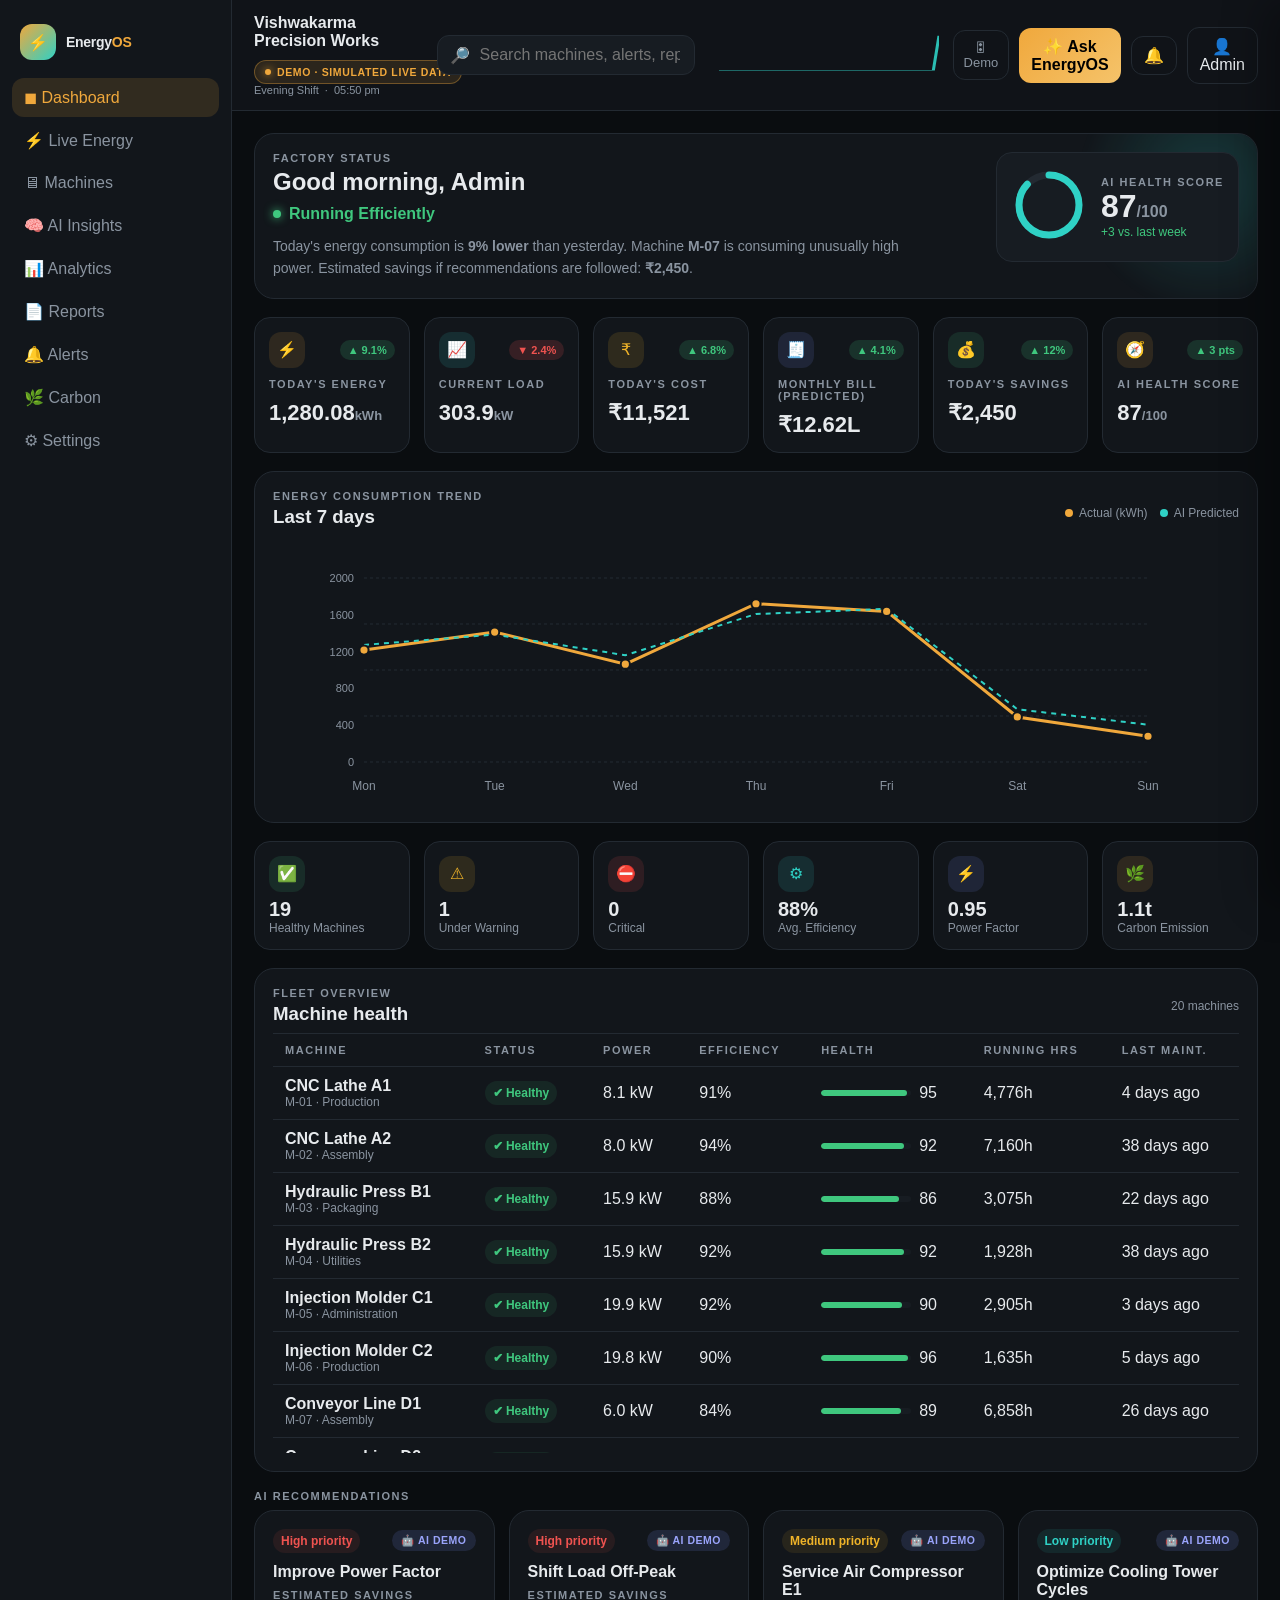
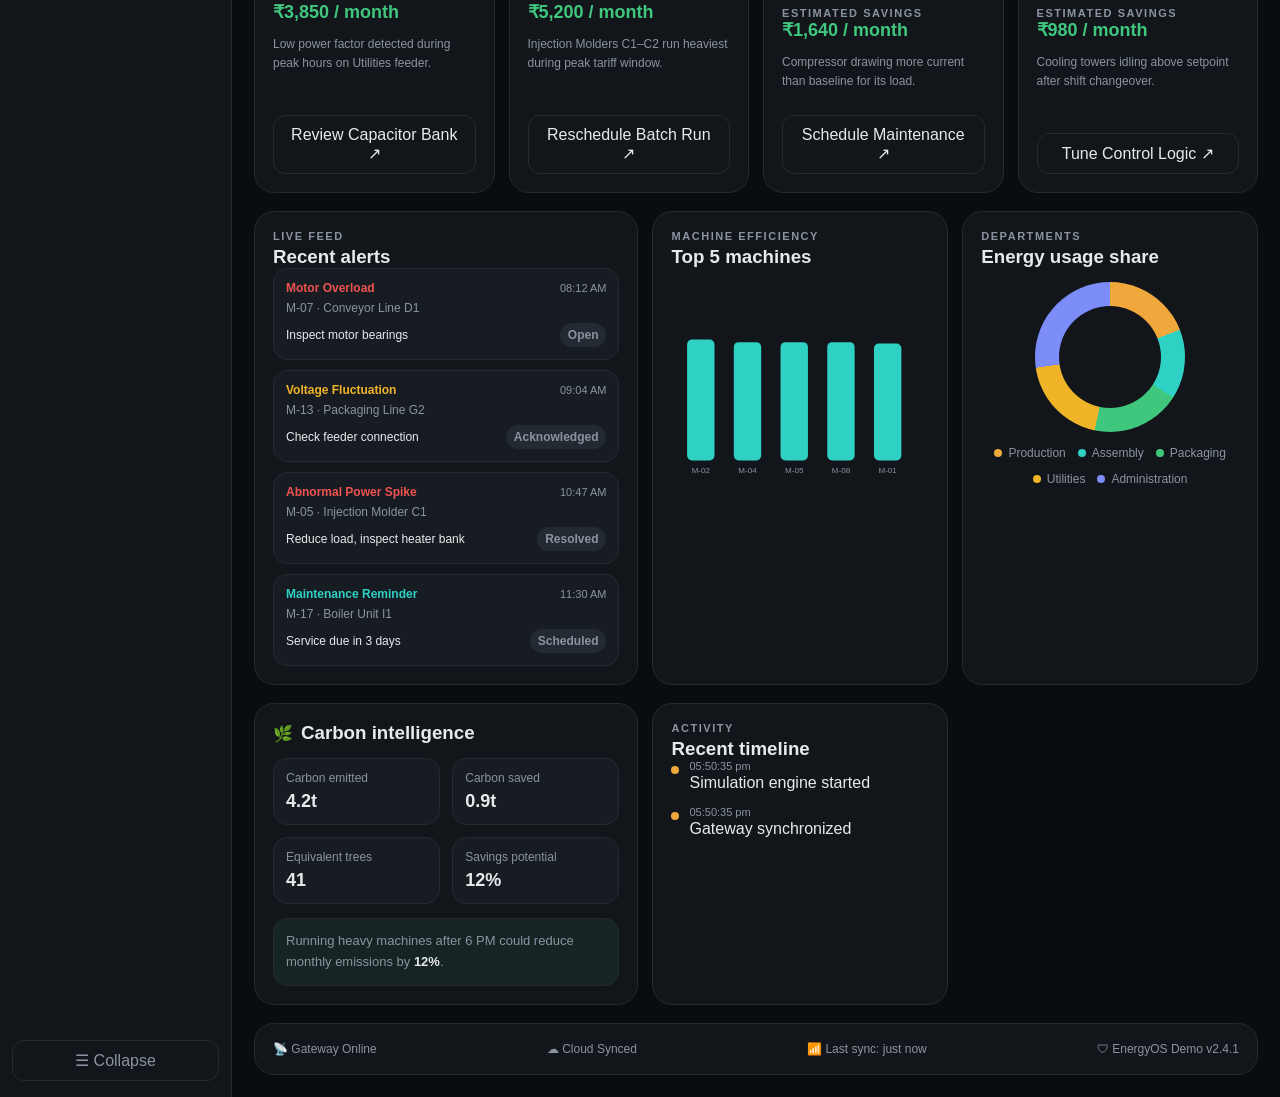
<file: dashboard.html>
<!DOCTYPE html>
<html lang="en">
  <head>
    <meta charset="UTF-8" />
    <meta name="viewport" content="width=device-width, initial-scale=1.0" />
    <title>EnergyOS Dashboard</title>
    <style>
      :root {
        --base: #0a0d10;
        --panel: #12161b;
        --panel-2: #171c22;
        --border: #232a32;
        --amber: #f0a83c;
        --teal: #2fd1c5;
        --red: #ef5350;
        --yellow: #f0b429;
        --green: #3fc77e;
        --text: #e7eaed;
        --sub: #8a94a0;
      }

      * { box-sizing: border-box; }
      body {
        margin: 0;
        font-family: Inter, "Segoe UI", Roboto, Arial, sans-serif;
        background: var(--base);
        color: var(--text);
      }
      button, input { font: inherit; }
      .app {
        display: flex;
        min-height: 100vh;
        background: var(--base);
      }
      .sidebar {
        width: 232px;
        background: var(--panel);
        border-right: 1px solid var(--border);
        display: flex;
        flex-direction: column;
        padding: 16px 12px;
        transition: width 0.3s ease;
      }
      .sidebar.collapsed { width: 76px; }
      .brand {
        display: flex;
        align-items: center;
        gap: 10px;
        padding: 8px 8px 18px;
      }
      .brand-icon {
        width: 36px;
        height: 36px;
        border-radius: 12px;
        display: grid;
        place-items: center;
        background: linear-gradient(135deg, var(--amber), var(--teal));
        color: #000;
        font-weight: 800;
      }
      .brand-text {
        font-size: 14px;
        font-weight: 800;
        letter-spacing: -0.02em;
      }
      .brand-text span { color: var(--amber); }
      .nav button {
        width: 100%;
        display: flex;
        align-items: center;
        gap: 10px;
        padding: 10px 12px;
        border: 0;
        background: transparent;
        color: var(--sub);
        border-radius: 12px;
        cursor: pointer;
        margin-bottom: 4px;
        text-align: left;
      }
      .nav button.active {
        background: rgba(240, 168, 60, 0.14);
        color: var(--amber);
      }
      .nav button:hover { filter: brightness(1.12); }
      .collapse-btn {
        margin-top: auto;
        border: 1px solid var(--border);
        color: var(--sub);
        background: transparent;
        border-radius: 12px;
        padding: 10px;
        display: flex;
        align-items: center;
        justify-content: center;
        gap: 8px;
        cursor: pointer;
      }
      .main {
        flex: 1;
        display: flex;
        flex-direction: column;
        overflow: hidden;
      }
      .header {
        display: flex;
        align-items: center;
        gap: 14px;
        padding: 14px 22px;
        border-bottom: 1px solid var(--border);
        background: rgba(18, 22, 27, 0.78);
        backdrop-filter: blur(10px);
      }
      .header .title-block { min-width: 0; }
      .header .title { font-weight: 700; }
      .header .sub { font-size: 11px; color: var(--sub); display: flex; gap: 6px; align-items: center; }
      .search {
        flex: 1;
        margin-left: 16px;
        display: flex;
        align-items: center;
        gap: 8px;
        border: 1px solid var(--border);
        background: var(--panel-2);
        padding: 9px 12px;
        border-radius: 12px;
        max-width: 320px;
      }
      .search input {
        flex: 1;
        border: 0;
        outline: 0;
        background: transparent;
        color: var(--text);
      }
      .pulse-rail {
        flex: 1;
        min-width: 220px;
        margin-left: 10px;
      }
      .pulse-rail svg { width: 100%; height: 40px; }
      .top-actions {
        display: flex;
        align-items: center;
        gap: 10px;
        margin-left: auto;
      }
      .btn-primary, .btn-lite, .menu-btn {
        border: 0;
        border-radius: 12px;
        padding: 9px 12px;
        cursor: pointer;
      }
      .btn-primary {
        background: linear-gradient(135deg, var(--amber), #f5c36a);
        color: #000;
        font-weight: 700;
      }
      .btn-lite {
        background: transparent;
        color: var(--text);
        border: 1px solid var(--border);
      }
      .menu-btn {
        display: none;
        background: transparent;
        color: var(--text);
        border: 1px solid var(--border);
      }
      .content {
        flex: 1;
        overflow-y: auto;
        padding: 22px;
      }
      .wrap {
        max-width: 1380px;
        margin: 0 auto;
        display: flex;
        flex-direction: column;
        gap: 18px;
      }
      .page-view { display: none; }
      .page-view.active { display: block; }
      .card {
        background: var(--panel);
        border: 1px solid var(--border);
        border-radius: 20px;
        padding: 18px;
      }
      .interactive {
        cursor: pointer;
        transition: transform 0.2s ease, border-color 0.2s ease, box-shadow 0.2s ease;
      }
      .interactive:hover {
        transform: translateY(-2px);
        border-color: var(--teal);
        box-shadow: 0 0 0 1px rgba(47, 209, 197, 0.14) inset;
      }
      .eyebrow {
        color: var(--sub);
        text-transform: uppercase;
        letter-spacing: 0.14em;
        font-size: 11px;
        font-weight: 700;
      }
      .hero {
        position: relative;
        overflow: hidden;
      }
      .hero::after {
        content: "";
        position: absolute;
        right: -80px;
        top: -80px;
        width: 260px;
        height: 260px;
        background: radial-gradient(circle, rgba(47, 209, 197, 0.2) 0%, transparent 70%);
        filter: blur(4px);
      }
      .hero-row {
        display: flex;
        justify-content: space-between;
        align-items: flex-start;
        gap: 20px;
        position: relative;
        z-index: 1;
      }
      .hero h1 { margin: 4px 0 8px; font-size: 24px; }
      .status-pill {
        display: inline-flex;
        align-items: center;
        gap: 8px;
        color: var(--green);
        font-weight: 700;
      }
      .dot {
        width: 8px;
        height: 8px;
        display: inline-block;
        border-radius: 999px;
        background: var(--green);
        box-shadow: 0 0 10px var(--green);
      }
      .hero-note { color: var(--sub); font-size: 14px; line-height: 1.6; margin-top: 12px; max-width: 650px; }
      .health-card { display: flex; align-items: center; gap: 14px; padding: 14px; border-radius: 16px; background: var(--panel-2); border: 1px solid var(--border); }
      .health-card .score { font-size: 32px; font-weight: 700; }
      .kpi-grid { display: grid; grid-template-columns: repeat(6, minmax(0, 1fr)); gap: 14px; }
      .kpi {
        padding: 14px;
        border-radius: 16px;
        background: var(--panel);
        border: 1px solid var(--border);
      }
      .kpi-top { display: flex; justify-content: space-between; align-items: center; }
      .icon-badge { width: 36px; height: 36px; border-radius: 12px; display: grid; place-items: center; }
      .delta { display: inline-flex; align-items: center; gap: 4px; padding: 4px 8px; border-radius: 999px; font-size: 11px; font-weight: 700; }
      .positive { color: var(--green); background: rgba(63, 199, 126, 0.16); }
      .negative { color: var(--red); background: rgba(239, 83, 80, 0.16); }
      .kpi .value { font-size: 22px; font-weight: 700; margin-top: 10px; }
      .kpi .suffix { color: var(--sub); font-size: 13px; }
      .spark { height: 36px; margin-top: 8px; }
      .chart-row { display: grid; grid-template-columns: 1.3fr 1fr 1fr; gap: 14px; }
      .stats-grid { display: grid; grid-template-columns: repeat(6, minmax(0, 1fr)); gap: 14px; }
      .stat { padding: 14px; border-radius: 16px; background: var(--panel); border: 1px solid var(--border); }
      .stat .value { font-size: 20px; font-weight: 700; margin-top: 6px; }
      .table-wrap { overflow-x: auto; }
      table { width: 100%; min-width: 720px; border-collapse: collapse; }
      th, td { padding: 10px 12px; border-top: 1px solid var(--border); text-align: left; }
      thead th { font-size: 11px; text-transform: uppercase; color: var(--sub); letter-spacing: 0.14em; background: var(--panel); position: sticky; top: 0; z-index: 1; }
      tbody tr { cursor: pointer; }
      tbody tr:hover { background: rgba(255,255,255,0.03); }
      .status-badge { display: inline-flex; align-items: center; gap: 6px; border-radius: 999px; padding: 5px 8px; font-size: 12px; font-weight: 700; }
      .health-bar { width: 90px; height: 6px; border-radius: 999px; background: var(--panel-2); overflow: hidden; }
      .health-bar > div { height: 100%; border-radius: inherit; }
      .recommendations { display: grid; grid-template-columns: repeat(4, minmax(0, 1fr)); gap: 14px; }
      .recommendation { display: flex; flex-direction: column; justify-content: space-between; min-height: 215px; }
      .recommendation .title { margin: 10px 0 8px; font-weight: 700; }
      .recommendation .savings { color: var(--green); font-size: 18px; font-weight: 700; }
      .recommendation p { color: var(--sub); font-size: 12px; line-height: 1.6; }
      .reco-btn { margin-top: 12px; padding: 10px 12px; border: 1px solid var(--border); border-radius: 12px; background: transparent; color: var(--text); display: flex; align-items: center; justify-content: center; gap: 6px; cursor: pointer; }
      .alerts { display: flex; flex-direction: column; gap: 10px; }
      .alert-item { border: 1px solid var(--border); background: var(--panel-2); border-radius: 14px; padding: 12px; }
      .alert-item .top { display: flex; justify-content: space-between; align-items: center; gap: 8px; }
      .alert-item .type { font-size: 12px; font-weight: 700; }
      .alert-item .time { color: var(--sub); font-size: 11px; }
      .chart-card svg { width: 100%; height: 240px; }
      .legend { display: flex; gap: 12px; flex-wrap: wrap; color: var(--sub); font-size: 12px; margin-top: 8px; }
      .legend span { display: flex; align-items: center; gap: 6px; }
      .legend i { width: 8px; height: 8px; border-radius: 999px; display: inline-block; }
      .donut { width: 150px; height: 150px; border-radius: 50%; margin: 14px auto; background: conic-gradient(var(--amber) 0 30%, var(--teal) 30% 62%, var(--green) 62% 84%, var(--yellow) 84% 100%); position: relative; }
      .donut::after { content: ""; position: absolute; inset: 24px; border-radius: 50%; background: var(--panel); }
      .timeline { display: flex; flex-direction: column; gap: 14px; }
      .timeline-item { display: flex; gap: 10px; align-items: flex-start; }
      .line-dot { width: 8px; height: 8px; border-radius: 999px; background: var(--amber); margin-top: 6px; }
      .timeline-item .time { color: var(--sub); font-size: 11px; margin-bottom: 2px; }
      .footer { display: flex; justify-content: space-between; align-items: center; flex-wrap: wrap; gap: 10px; color: var(--sub); font-size: 12px; }
      .trend-tip {
        position: absolute;
        background: var(--panel2);
        border: 1px solid var(--border);
        border-radius: 10px;
        padding: 8px 10px;
        font-size: 12px;
        color: var(--text);
        pointer-events: none;
        transform: translate(-50%, -120%);
        min-width: 110px;
        box-shadow: 0 8px 24px rgba(0,0,0,0.28);
      }
      .side-panel {
        position: fixed; right: 0; top: 0; bottom: 0; width: 100%; max-width: 420px; background: var(--panel); border-left: 1px solid var(--border); z-index: 30; transform: translateX(100%); transition: transform 0.25s ease; padding: 18px; box-shadow: -16px 0 40px rgba(0,0,0,0.3);
      }
      .side-panel.open { transform: translateX(0); }
      .backdrop {
        position: fixed; inset: 0; background: rgba(0,0,0,0.38); z-index: 20; display: none;
      }
      .backdrop.show { display: block; }
      .sidebar-backdrop {
        position: fixed; inset: 0; background: rgba(0,0,0,0.38); z-index: 40; display: none;
      }
      .sidebar-backdrop.show { display: block; }
      .feature-backdrop {
        position: fixed; inset: 0; background: rgba(0,0,0,0.6); z-index: 50; display: none;
      }
      .feature-screen {
        position: fixed; inset: 18px; z-index: 51; display: none; flex-direction: column; background: linear-gradient(135deg, rgba(18,22,27,0.98), rgba(12,15,18,0.96)); border: 1px solid var(--border); border-radius: 24px; padding: 24px; box-shadow: 0 24px 80px rgba(0,0,0,0.45);
      }
      .feature-screen.open { display: flex; }
      .feature-screen .screen-header { display: flex; justify-content: space-between; align-items: center; gap: 12px; }
      .feature-screen .screen-body { flex: 1; display: flex; flex-direction: column; justify-content: center; gap: 16px; padding-top: 14px; }
      .feature-screen .screen-title { font-size: 24px; font-weight: 700; margin: 6px 0 0; }
      .feature-screen .screen-copy { color: var(--sub); line-height: 1.7; font-size: 15px; }
      .feature-screen .screen-chip { display: inline-flex; align-items: center; gap: 8px; width: fit-content; padding: 7px 10px; border-radius: 999px; background: rgba(47,209,197,0.12); color: var(--teal); font-size: 12px; font-weight: 700; }
      .feature-screen .screen-actions { display: flex; gap: 10px; flex-wrap: wrap; }
      .feature-screen .screen-actions button { border: 1px solid var(--border); background: var(--panel); color: var(--text); border-radius: 12px; padding: 10px 12px; cursor: pointer; }
      .feature-screen .screen-card { border: 1px solid var(--border); background: rgba(255,255,255,0.03); border-radius: 16px; padding: 14px; }
      .grid-2 { display: grid; grid-template-columns: repeat(2, minmax(0, 1fr)); gap: 12px; }
      .meta-box { padding: 12px; border-radius: 14px; background: var(--panel-2); border: 1px solid var(--border); }
      .meta-box .label { color: var(--sub); font-size: 12px; }
      .meta-box .value { margin-top: 6px; font-size: 18px; font-weight: 700; }
      .action-btn { width: 100%; border: 0; border-radius: 12px; margin-top: 16px; padding: 12px; color: #000; font-weight: 700; background: linear-gradient(135deg, var(--amber), #f5c36a); cursor: pointer; }
      @media (max-width: 1200px) {
        .kpi-grid { grid-template-columns: repeat(3, minmax(0, 1fr)); }
        .stats-grid { grid-template-columns: repeat(3, minmax(0, 1fr)); }
        .chart-row { grid-template-columns: 1fr; }
        .recommendations { grid-template-columns: repeat(2, minmax(0, 1fr)); }
      }
      @media (max-width: 900px) {
        .sidebar { display: none; position: fixed; inset: 0 auto 0 0; width: 280px; max-width: 80%; height: 100%; background: var(--panel); box-shadow: 14px 0 48px rgba(0,0,0,0.35); z-index: 45; transform: translateX(-100%); transition: transform 0.25s ease; }
        .sidebar.open { display: flex; transform: translateX(0); }
        .search { flex: 1 1 100%; margin-left: 0; max-width: none; }
        .pulse-rail { display: none; }
        .collapse-btn { display: none; }
        .menu-btn { display: inline-flex; }
        .top-actions { gap: 8px; width: 100%; justify-content: flex-end; }
        .header { flex-wrap: wrap; align-items: flex-start; }
        .title-block { flex: 1 1 100%; }
        .kpi-grid, .stats-grid, .recommendations { grid-template-columns: repeat(2, minmax(0, 1fr)); }
      }
      @media (max-width: 640px) {
        .content { padding: 16px; }
        .header { padding: 12px 16px; }
        .hero-row { flex-direction: column; }
        .kpi-grid, .stats-grid, .recommendations, .grid-2 { grid-template-columns: 1fr; }
      }

      /* ===== Live simulation demo additions ===== */
      .demo-badge {
        display: inline-flex;
        align-items: center;
        gap: 6px;
        padding: 5px 10px;
        border-radius: 999px;
        background: rgba(240, 168, 60, 0.12);
        border: 1px solid rgba(240, 168, 60, 0.35);
        color: var(--amber);
        font-size: 10.5px;
        font-weight: 800;
        letter-spacing: 0.06em;
        white-space: nowrap;
      }
      .demo-badge .demo-dot {
        width: 6px; height: 6px; border-radius: 999px; background: var(--amber);
        box-shadow: 0 0 8px var(--amber);
        animation: demoPulse 1.6s ease-in-out infinite;
      }
      @keyframes demoPulse { 0%,100% { opacity: 1; } 50% { opacity: 0.35; } }
      .live-tag {
        display: inline-flex; align-items: center; gap: 6px;
        color: var(--green); font-weight: 700; font-size: 12px;
      }
      .live-tag .dot { animation: demoPulse 1.4s ease-in-out infinite; }
      .ai-demo-chip {
        display: inline-flex; align-items: center; gap: 6px;
        padding: 4px 9px; border-radius: 999px;
        background: rgba(124,140,248,0.14); color: #9aa4fb;
        font-size: 10.5px; font-weight: 800; letter-spacing: 0.05em;
      }

      /* Toasts */
      .toast-stack {
        position: fixed; top: 18px; right: 18px; z-index: 90;
        display: flex; flex-direction: column; gap: 12px; width: min(360px, calc(100vw - 32px));
      }
      .toast {
        background: linear-gradient(135deg, rgba(23,28,34,0.98), rgba(15,18,22,0.98));
        border: 1px solid var(--border);
        border-left: 3px solid var(--amber);
        border-radius: 14px;
        padding: 14px 14px 12px;
        box-shadow: 0 18px 44px rgba(0,0,0,0.45);
        animation: toastIn 0.35s ease;
      }
      .toast.warn { border-left-color: var(--red); }
      .toast.tip { border-left-color: var(--teal); }
      .toast.maint { border-left-color: var(--yellow); }
      @keyframes toastIn { from { transform: translateX(24px); opacity: 0; } to { transform: translateX(0); opacity: 1; } }
      .toast .t-head { display: flex; justify-content: space-between; align-items: flex-start; gap: 10px; }
      .toast .t-title { font-weight: 800; font-size: 13.5px; }
      .toast .t-close { border: 0; background: transparent; color: var(--sub); cursor: pointer; font-size: 14px; line-height: 1; padding: 2px; }
      .toast .t-body { margin-top: 8px; color: var(--sub); font-size: 12.5px; line-height: 1.55; }
      .toast .t-metrics { display: grid; grid-template-columns: 1fr 1fr; gap: 8px; margin-top: 10px; }
      .toast .t-metric { background: var(--panel-2); border: 1px solid var(--border); border-radius: 10px; padding: 8px; }
      .toast .t-metric .l { font-size: 10px; color: var(--sub); text-transform: uppercase; letter-spacing: 0.08em; }
      .toast .t-metric .v { font-size: 14px; font-weight: 700; margin-top: 2px; }
      .toast .t-actions { display: flex; gap: 8px; margin-top: 12px; }
      .toast .t-actions button { flex: 1; border-radius: 10px; padding: 8px 10px; font-size: 12px; cursor: pointer; }
      .toast .t-primary { border: 0; background: linear-gradient(135deg, var(--amber), #f5c36a); color: #000; font-weight: 700; }
      .toast .t-secondary { border: 1px solid var(--border); background: transparent; color: var(--text); }

      /* Demo controls */
      .demo-controls-btn {
        border: 1px solid var(--border); background: transparent; color: var(--sub);
        border-radius: 12px; padding: 9px 10px; cursor: pointer; font-size: 13px;
      }
      .demo-controls-panel {
        position: fixed; bottom: 18px; right: 18px; z-index: 85;
        background: var(--panel); border: 1px solid var(--border); border-radius: 16px;
        padding: 14px; width: 230px; box-shadow: 0 18px 44px rgba(0,0,0,0.45);
        display: none;
      }
      .demo-controls-panel.open { display: block; }
      .demo-controls-panel .dc-row { display: flex; gap: 8px; margin-top: 10px; }
      .demo-controls-panel button { border: 1px solid var(--border); background: var(--panel-2); color: var(--text); border-radius: 10px; padding: 8px; cursor: pointer; font-size: 12px; flex: 1; }
      .demo-controls-panel button.active-speed { border-color: var(--amber); color: var(--amber); }
      .demo-controls-panel .dc-title { font-weight: 700; font-size: 12.5px; display:flex; justify-content:space-between; align-items:center; }

      /* Live chart */
      .live-chart-wrap { position: relative; }
      .live-chart-wrap svg { width: 100%; height: 200px; display: block; }
      .machine-toggle { display: inline-flex; align-items: center; gap: 6px; padding: 5px 10px; border-radius: 999px; border: 1px solid var(--border); background: var(--panel-2); color: var(--sub); font-size: 11.5px; cursor: pointer; }
      .machine-toggle.on { color: #000; font-weight: 700; }

      /* Ask EnergyOS modal */
      .ask-modal-backdrop { position: fixed; inset: 0; background: rgba(0,0,0,0.6); z-index: 95; display: none; }
      .ask-modal-backdrop.open { display: block; }
      .ask-modal {
        position: fixed; z-index: 96; left: 50%; top: 50%; transform: translate(-50%, -50%);
        width: min(520px, calc(100vw - 40px)); max-height: 80vh; overflow-y: auto;
        background: linear-gradient(135deg, rgba(18,22,27,0.98), rgba(12,15,18,0.97));
        border: 1px solid var(--border); border-radius: 20px; padding: 20px;
        box-shadow: 0 24px 80px rgba(0,0,0,0.5); display: none;
      }
      .ask-modal.open { display: block; }
      .ask-q-btn { display: block; width: 100%; text-align: left; border: 1px solid var(--border); background: var(--panel-2); color: var(--text); border-radius: 12px; padding: 10px 12px; margin-top: 8px; cursor: pointer; font-size: 13px; }
      .ask-q-btn:hover { border-color: var(--teal); }
      .ask-response { margin-top: 14px; padding: 14px; border-radius: 14px; background: rgba(47,209,197,0.08); border: 1px solid rgba(47,209,197,0.25); font-size: 13px; line-height: 1.6; display: none; }
    </style>
  </head>
  <body>
    <div class="backdrop" id="backdrop"></div>
    <div class="sidebar-backdrop" id="sidebarBackdrop"></div>
    <div class="app">
      <aside class="sidebar" id="sidebar">
        <div class="brand">
          <div class="brand-icon">⚡</div>
          <div class="brand-text">Energy<span>OS</span></div>
        </div>
        <nav class="nav">
          <button class="active" data-page="Dashboard">◼ Dashboard</button>
          <button data-page="Live Energy">⚡ Live Energy</button>
          <button data-page="Machines">🖥 Machines</button>
          <button data-page="AI Insights">🧠 AI Insights</button>
          <button data-page="Analytics">📊 Analytics</button>
          <button data-page="Reports">📄 Reports</button>
          <button data-page="Alerts">🔔 Alerts</button>
          <button data-page="Carbon">🌿 Carbon</button>
          <button data-page="Settings">⚙ Settings</button>
        </nav>
        <button class="collapse-btn" id="collapseBtn">☰ Collapse</button>
      </aside>

      <div class="main">
        <header class="header">
          <div class="title-block">
            <div class="title" style="display:flex;align-items:center;gap:10px;flex-wrap:wrap;">
              Vishwakarma Precision Works
              <span class="demo-badge"><span class="demo-dot"></span>DEMO · SIMULATED LIVE DATA</span>
            </div>
            <div class="sub"><span id="shiftLabel">Morning Shift</span> · <span id="clockLabel">--:--</span></div>
          </div>
          <button class="menu-btn" id="mobileMenuBtn">☰</button>
          <div class="search">
            <span>🔎</span>
            <input id="searchInput" placeholder="Search machines, alerts, reports…" />
          </div>
          <div class="pulse-rail">
            <svg viewBox="0 0 100 100" preserveAspectRatio="none">
              <path id="pulsePath" d="" fill="none" stroke="#2fd1c5" stroke-width="1.4" opacity="0.9"></path>
            </svg>
          </div>
          <div class="top-actions">
            <button class="demo-controls-btn" id="demoControlsBtn">🎛 Demo</button>
            <button class="btn-primary" id="askEnergyBtn">✨ Ask EnergyOS</button>
            <button class="btn-lite" id="notificationBtn" style="position:relative;">🔔<span id="notifBadge" style="display:none;position:absolute;top:-4px;right:-4px;background:var(--red);color:#fff;font-size:10px;font-weight:800;border-radius:999px;padding:1px 5px;line-height:1.4;">0</span></button>
            <button class="btn-lite">👤 Admin</button>
          </div>
        </header>

        <main class="content">
          <div class="page-view active" id="view-Dashboard">
            <div class="wrap">
            <section class="card hero">
              <div class="hero-row">
                <div>
                  <div class="eyebrow">Factory status</div>
                  <h1>Good morning, Admin</h1>
                  <div class="status-pill"><span class="dot"></span> Running Efficiently</div>
                  <div class="hero-note">
                    Today's energy consumption is <strong>9% lower</strong> than yesterday. Machine <strong>M-07</strong> is consuming unusually high power. Estimated savings if recommendations are followed: <strong>₹2,450</strong>.
                  </div>
                </div>
                <div class="health-card">
                  <div class="radial">
                    <svg width="76" height="76" viewBox="0 0 76 76">
                      <circle cx="38" cy="38" r="30" fill="none" stroke="#232a32" stroke-width="7"></circle>
                      <circle cx="38" cy="38" r="30" fill="none" stroke="#2fd1c5" stroke-width="7" stroke-linecap="round" transform="rotate(-90 38 38)" stroke-dasharray="188.5" stroke-dashoffset="24.5"></circle>
                    </svg>
                  </div>
                  <div>
                    <div class="eyebrow">AI health score</div>
                    <div class="score">87<span style="font-size:16px;color:var(--sub)">/100</span></div>
                    <div style="color:var(--green);font-size:12px">+3 vs. last week</div>
                  </div>
                </div>
              </div>
            </section>

            <section class="kpi-grid" id="kpiGrid"></section>

            <section class="card">
              <div style="display:flex; justify-content:space-between; align-items:center; gap:12px; flex-wrap:wrap;">
                <div>
                  <div class="eyebrow">Energy consumption trend</div>
                  <h3 style="margin:4px 0 0;">Last 7 days</h3>
                </div>
                <div class="legend">
                  <span><i style="background:var(--amber)"></i> Actual (kWh)</span>
                  <span><i style="background:var(--teal)"></i> AI Predicted</span>
                </div>
              </div>
              <div id="trendChart" style="margin-top:12px; position:relative;"></div>
            </section>

            <section class="stats-grid" id="statsGrid"></section>

            <section class="card table-wrap">
              <div style="display:flex;justify-content:space-between;align-items:center;gap:12px;padding-bottom:8px;">
                <div>
                  <div class="eyebrow">Fleet overview</div>
                  <h3 style="margin:4px 0 0;">Machine health</h3>
                </div>
                <span style="color:var(--sub);font-size:12px" id="machineCount"></span>
              </div>
              <div style="max-height:420px; overflow:auto;">
                <table>
                  <thead>
                    <tr>
                      <th>Machine</th>
                      <th>Status</th>
                      <th>Power</th>
                      <th>Efficiency</th>
                      <th>Health</th>
                      <th>Running Hrs</th>
                      <th>Last Maint.</th>
                    </tr>
                  </thead>
                  <tbody id="machineTableBody"></tbody>
                </table>
              </div>
            </section>

            <section>
              <div class="eyebrow" style="margin-bottom:8px;">AI Recommendations</div>
              <div class="recommendations" id="recommendations"></div>
            </section>

            <section class="chart-row">
              <div class="card">
                <div class="eyebrow">Live feed</div>
                <h3 style="margin:4px 0 0;">Recent alerts</h3>
                <div class="alerts" id="alerts"></div>
              </div>
              <div class="card chart-card">
                <div class="eyebrow">Machine efficiency</div>
                <h3 style="margin:4px 0 0;">Top 5 machines</h3>
                <div id="barChart"></div>
              </div>
              <div class="card chart-card">
                <div class="eyebrow">Departments</div>
                <h3 style="margin:4px 0 0;">Energy usage share</h3>
                <div id="pieChart"></div>
              </div>
            </section>

            <section class="chart-row">
              <div class="card" style="min-height:270px;">
                <div style="display:flex;align-items:center;gap:8px;">
                  <span>🌿</span><h3 style="margin:0;">Carbon intelligence</h3>
                </div>
                <div class="grid-2" style="margin-top:14px;">
                  <div class="meta-box">
                    <div class="label">Carbon emitted</div>
                    <div class="value">4.2t</div>
                  </div>
                  <div class="meta-box">
                    <div class="label">Carbon saved</div>
                    <div class="value">0.9t</div>
                  </div>
                  <div class="meta-box">
                    <div class="label">Equivalent trees</div>
                    <div class="value">41</div>
                  </div>
                  <div class="meta-box">
                    <div class="label">Savings potential</div>
                    <div class="value">12%</div>
                  </div>
                </div>
                <div style="margin-top:14px; padding:12px; border:1px solid var(--border); border-radius:14px; background:rgba(63,199,126,0.08); color:var(--sub); font-size:13px; line-height:1.6;">
                  Running heavy machines after 6 PM could reduce monthly emissions by <strong style="color:var(--text)">12%</strong>.
                </div>
              </div>
              <div class="card">
                <div class="eyebrow">Activity</div>
                <h3 style="margin:4px 0 0;">Recent timeline</h3>
                <div class="timeline" id="timeline"></div>
              </div>
            </section>

            <section class="card footer">
              <span>📡 Gateway Online</span>
              <span>☁ Cloud Synced</span>
              <span>📶 Last sync: 12s ago</span>
              <span>🛡 EnergyOS v2.4.1</span>
            </section>
          </div>
        </div>

        <div class="page-view" id="view-Live Energy">
          <div class="wrap">
            <section class="card hero">
              <div style="display:flex;justify-content:space-between;align-items:flex-start;gap:12px;flex-wrap:wrap;">
                <div>
                  <div class="eyebrow">Live Energy</div>
                  <h2 style="margin:8px 0 6px;">Engineer operations dashboard</h2>
                  <p class="hero-note">Realtime metrics for the main meter and each machine. All values refresh live every second.</p>
                </div>
                <div style="text-align:right;">
                  <div class="live-tag"><span class="dot" style="width:8px;height:8px;border-radius:999px;background:var(--green);box-shadow:0 0 10px var(--green);display:inline-block;"></span> LIVE DATA</div>
                  <div style="color:var(--sub);font-size:12px;margin-top:4px;" id="liveUpdatedLabel">Updated just now</div>
                </div>
              </div>
            </section>
            <section class="card">
              <div class="grid-2" style="gap:14px;">
                <div class="meta-box">
                  <div class="label">Main Meter</div>
                  <div class="value" id="mainMeterVoltage">Voltage 415 V</div>
                  <div class="value" id="mainMeterCurrent" style="margin-top:8px;font-size:18px;">Current 132 A</div>
                  <div class="value" id="mainMeterPower" style="margin-top:8px;font-size:18px;">Power 54 kW</div>
                  <div class="value" id="mainMeterPF" style="margin-top:8px;font-size:18px;">Power Factor 0.94</div>
                  <div class="value" id="mainMeterFreq" style="margin-top:8px;font-size:18px;">Frequency 50.0 Hz</div>
                  <div class="value" id="mainMeterKwh" style="margin-top:8px;font-size:18px;">Today's kWh 1,288</div>
                  <div class="value" id="mainMeterPeak" style="margin-top:8px;font-size:18px;">Peak Demand 182 kW</div>
                </div>
                <div class="meta-box" style="display:flex;flex-direction:column;gap:12px;">
                  <div class="eyebrow">Machine status cards</div>
                  <div id="liveMachineCards" style="display:grid;grid-template-columns:1fr;gap:12px;"></div>
                </div>
              </div>
            </section>
            <section class="card">
              <div style="display:flex;justify-content:space-between;align-items:center;gap:12px;flex-wrap:wrap;">
                <div>
                  <div class="eyebrow">Real-Time Factory Power</div>
                  <h3 style="margin:4px 0 0;">Last 60 seconds</h3>
                </div>
                <span style="color:var(--sub);font-size:12px;">kW</span>
              </div>
              <div class="live-chart-wrap" id="livePowerChart" style="margin-top:10px;"></div>
            </section>
            <section class="card">
              <div style="display:flex;justify-content:space-between;align-items:center;gap:12px;flex-wrap:wrap;">
                <div>
                  <div class="eyebrow">Machine Comparison</div>
                  <h3 style="margin:4px 0 0;">Live power by machine</h3>
                </div>
                <div id="machineToggleRow" style="display:flex;gap:8px;flex-wrap:wrap;"></div>
              </div>
              <div class="live-chart-wrap" id="machineCompareChart" style="margin-top:10px;"></div>
            </section>
          </div>
        </div>

        <div class="page-view" id="view-Machines">
          <div class="wrap">
            <section class="card">
              <div class="eyebrow">Machines</div>
              <h2 style="margin:8px 0 6px;">Machine profiles</h2>
              <p class="hero-note">Each machine includes live current, power, energy and AI health guidance.</p>
            </section>
            <section class="card">
              <div class="grid-2">
                <div class="meta-box"><div class="label">Healthy units</div><div class="value" id="machinesHealthyValue"></div></div>
                <div class="meta-box"><div class="label">Critical units</div><div class="value" id="machinesCriticalValue"></div></div>
              </div>
            </section>
            <section class="card">
              <div id="machineProfiles" style="display:grid;grid-template-columns:repeat(2,minmax(0,1fr));gap:14px;"></div>
            </section>
          </div>
        </div>

        <div class="page-view" id="view-AI Insights">
          <div class="wrap">
            <section class="card">
              <div style="display:flex;justify-content:space-between;align-items:flex-start;gap:12px;flex-wrap:wrap;">
                <div>
                  <div class="eyebrow">AI Insights</div>
                  <h2 style="margin:8px 0 6px;">AI-driven energy decisions</h2>
                  <p class="hero-note">Every recommendation here is generated by the simulated AI engine from live factory telemetry. No raw sensor details, only actions and predictions.</p>
                </div>
                <span class="ai-demo-chip">🤖 AI Engine Demo</span>
              </div>
            </section>
            <div class="grid-2" style="gap:14px;">
              <div class="card">
                <div class="eyebrow">Energy Waste</div>
                <div id="aiWaste" style="margin-top:12px;"></div>
              </div>
              <div class="card">
                <div class="eyebrow">Bill Prediction</div>
                <div id="aiBill" style="margin-top:12px;"></div>
              </div>
            </div>
            <section class="card">
              <div class="eyebrow">Peak Demand</div>
              <div id="aiPeakDemand" style="margin-top:12px;"></div>
            </section>
            <section class="card">
              <div class="eyebrow">Machine Efficiency</div>
              <div id="aiEfficiencyTable" style="margin-top:12px;"></div>
            </section>
            <section class="card">
              <div class="eyebrow">Recommended Actions</div>
              <div id="aiRecommendations" style="margin-top:12px;"></div>
            </section>
          </div>
        </div>

        <div class="page-view" id="view-Analytics">
          <div class="wrap">
            <section class="card">
              <div class="eyebrow">Analytics</div>
              <h2 style="margin:8px 0 6px;">Operational trend analysis</h2>
              <p class="hero-note">The latest trend shows steady improvement in energy efficiency and a strong decline in avoidable peak-hour draw.</p>
            </section>
            <section class="card">
              <div id="analyticsTrendChart"></div>
            </section>
          </div>
        </div>

        <div class="page-view" id="view-Reports">
          <div class="wrap">
            <section class="card">
              <div class="eyebrow">Reports</div>
              <h2 style="margin:8px 0 6px;">Downloadable reports</h2>
              <p class="hero-note">These are demo/simulated energy reports generated from the live simulation. No backend or database is involved.</p>
              <div class="alerts" id="reportsList"></div>
            </section>
          </div>
        </div>

        <div class="page-view" id="view-Alerts">
          <div class="wrap">
            <section class="card">
              <div class="eyebrow">Alerts</div>
              <h2 style="margin:8px 0 6px;">Open and acknowledged issues</h2>
              <div class="alerts" id="alertsView"></div>
            </section>
          </div>
        </div>

        <div class="page-view" id="view-Carbon">
          <div class="wrap">
            <section class="card">
              <div class="eyebrow">Carbon</div>
              <h2 style="margin:8px 0 6px;">Sustainability reporting</h2>
              <p class="hero-note">AI-based guidance for emissions reduction and solar hour scheduling.</p>
            </section>
            <section class="card grid-2">
              <div class="meta-box"><div class="label">Carbon emitted</div><div class="value" id="carbonEmitted">2.1 Ton</div></div>
              <div class="meta-box"><div class="label">Carbon saved</div><div class="value" id="carbonSaved">0.7 Ton</div></div>
              <div class="meta-box"><div class="label">Equivalent trees</div><div class="value" id="carbonTrees">35 Trees</div></div>
              <div class="meta-box"><div class="label">Recommended window</div><div class="value" id="carbonAdvice">Run machines between solar hours</div></div>
            </section>
            <section class="card">
              <div class="eyebrow">AI suggestion</div>
              <div id="carbonSuggestion" style="margin-top:12px;color:var(--text);line-height:1.6;">Run machines between solar hours to reduce emissions and maximize green energy use.</div>
            </section>
          </div>
        </div>

        <div class="page-view" id="view-Settings">
          <div class="wrap">
            <section class="card">
              <div class="eyebrow">Settings</div>
              <h2 style="margin:8px 0 6px;">Control center preferences</h2>
              <div class="alerts">
                <div class="alert-item">Email alerts enabled</div>
                <div class="alert-item">AI auto-actions disabled</div>
                <div class="alert-item">Dark mode active</div>
              </div>
            </section>
            <section class="card">
              <div class="eyebrow">Demo</div>
              <h3 style="margin:8px 0 6px;">Simulation</h3>
              <p class="hero-note" style="margin-top:0;">Restart the live simulation from a clean baseline state — useful between presentation run-throughs.</p>
              <button class="btn-lite" id="settingsResetDemo">↻ Reset Demo</button>
            </section>
          </div>
        </div>
        </main>
      </div>
    </div>

    <div class="side-panel" id="sidePanel">
      <div style="display:flex;justify-content:space-between;align-items:flex-start;gap:10px;">
        <div>
          <div class="eyebrow" id="panelDept"></div>
          <h3 id="panelName" style="margin:4px 0 0;"></h3>
        </div>
        <button class="btn-lite" id="closePanel">✕</button>
      </div>
      <div id="panelStatus" style="margin-top:12px"></div>
      <div class="grid-2" style="margin-top:16px;">
        <div class="meta-box">
          <div class="label">Power draw</div>
          <div class="value" id="panelPower"></div>
        </div>
        <div class="meta-box">
          <div class="label">Efficiency</div>
          <div class="value" id="panelEfficiency"></div>
        </div>
        <div class="meta-box">
          <div class="label">Running hours</div>
          <div class="value" id="panelHours"></div>
        </div>
        <div class="meta-box">
          <div class="label">Last maintenance</div>
          <div class="value" id="panelMaintenance"></div>
        </div>
      </div>
      <div style="margin-top:16px;">
        <div style="display:flex;justify-content:space-between;color:var(--sub);font-size:12px;">
          <span>Health score</span>
          <span id="panelHealthText"></span>
        </div>
        <div class="health-bar" style="width:100%;margin-top:8px;height:8px;">
          <div id="panelHealthBar"></div>
        </div>
      </div>
      <div style="margin-top:16px; padding:14px; border-radius:14px; background:rgba(47,209,197,0.1); border:1px solid rgba(47,209,197,0.25); color:var(--sub); line-height:1.6; font-size:13px;" id="panelInsight"></div>
      <button class="action-btn">🛠 Schedule Maintenance</button>
    </div>

    <div class="toast-stack" id="toastStack"></div>

    <div class="demo-controls-panel" id="demoControlsPanel">
      <div class="dc-title"><span>Demo Controls</span><span id="dcElapsed" style="color:var(--sub);font-weight:400;">0:00</span></div>
      <div class="dc-row">
        <button id="dcPlayPause">⏸ Pause</button>
        <button id="dcReset">↻ Reset</button>
      </div>
      <div class="dc-row">
        <button id="dcSpeed1" class="active-speed">1x</button>
        <button id="dcSpeed2">2x</button>
      </div>
      <div style="margin-top:10px;font-size:11px;color:var(--sub);line-height:1.5;">Alert @30s · Recommendation @60s · Maintenance @120s</div>
    </div>

    <div class="ask-modal-backdrop" id="askModalBackdrop"></div>
    <div class="ask-modal" id="askModal">
      <div style="display:flex;justify-content:space-between;align-items:flex-start;gap:10px;">
        <div>
          <div class="eyebrow">EnergyOS Assistant</div>
          <h3 style="margin:6px 0 0;">✨ Ask EnergyOS</h3>
        </div>
        <button class="btn-lite" id="askModalClose">✕</button>
      </div>
      <p style="color:var(--sub);font-size:13px;line-height:1.6;margin-top:10px;">Ask a question about current plant performance. Responses are generated locally by simulated AI rules.</p>
      <div id="askQuestions"></div>
      <div class="ask-response" id="askResponse"></div>
      <div class="ai-demo-chip" style="margin-top:14px;">🤖 AI Demo Response</div>
    </div>

    <div class="feature-backdrop" id="featureBackdrop"></div>
    <div class="feature-screen" id="featureScreen">
      <div class="screen-header">
        <div>
          <div class="eyebrow">EnergyOS command center</div>
          <h3 class="screen-title" id="featureTitle"></h3>
        </div>
        <button class="btn-lite" id="closeFeatureScreen">✕</button>
      </div>
      <div class="screen-body">
        <div class="screen-chip" id="featureChip">Open workspace</div>
        <p class="screen-copy" id="featureMessage"></p>
        <div class="screen-card">
          <div class="eyebrow">Suggested action</div>
          <div id="featureAction" style="margin-top:8px; font-weight:700;"></div>
        </div>
        <div class="screen-actions">
          <button id="featurePrimaryBtn">Open details</button>
          <button id="featureSecondaryBtn">Close</button>
        </div>
      </div>
    </div>

    <script>
      const COLORS = {
        base: '#0A0D10', panel: '#12161B', panel2: '#171C22', border: '#232A32',
        amber: '#F0A83C', teal: '#2FD1C5', red: '#EF5350', yellow: '#F0B429', green: '#3FC77E', text: '#E7EAED', sub: '#8A94A0'
      };
      const DEPARTMENTS = ['Production','Assembly','Packaging','Utilities','Administration'];
      const MACHINE_NAMES = [
        'CNC Lathe A1','CNC Lathe A2','Hydraulic Press B1','Hydraulic Press B2','Injection Molder C1','Injection Molder C2','Conveyor Line D1','Conveyor Line D2','Air Compressor E1','Air Compressor E2','Robotic Welder F1','Robotic Welder F2','Packaging Line G1','Packaging Line G2','Cooling Tower H1','Cooling Tower H2','Boiler Unit I1','Chiller Unit J1','Paint Booth K1','Extruder L1'
      ];
      // Realistic per-type baseline power ranges (kW)
      const TYPE_RANGES = [
        { match: /CNC Lathe/, min: 6, max: 10 },
        { match: /Hydraulic Press/, min: 12, max: 20 },
        { match: /Injection Molder/, min: 15, max: 25 },
        { match: /Conveyor/, min: 4, max: 8 },
        { match: /Air Compressor/, min: 18, max: 30 },
        { match: /Robotic Welder/, min: 8, max: 15 },
        { match: /Packaging/, min: 5, max: 10 },
        { match: /Cooling Tower/, min: 12, max: 22 },
        { match: /Boiler/, min: 14, max: 24 },
        { match: /Chiller/, min: 20, max: 35 },
        { match: /Paint Booth/, min: 7, max: 13 },
        { match: /Extruder/, min: 16, max: 24 }
      ];
      function rangeFor(name) {
        const found = TYPE_RANGES.find((t) => t.match.test(name));
        return found || { min: 6, max: 14 };
      }
      function seededRandom(seed) { let s = seed; return () => { s = (s * 9301 + 49297) % 233280; return s / 233280; }; }
      const rnd = seededRandom(42);
      const clamp = (v, min, max) => Math.max(min, Math.min(max, v));
      const statusMeta = {
        healthy: { label: 'Healthy', color: COLORS.green },
        warning: { label: 'Warning', color: COLORS.yellow },
        critical: { label: 'Critical', color: COLORS.red }
      };
      const runStatusMeta = {
        running: { label: 'Running', color: COLORS.green, dot: '●' },
        idle: { label: 'Idle', color: COLORS.sub, dot: '●' },
        warning: { label: 'Warning', color: COLORS.yellow, dot: '⚠' }
      };

      // ======================================================================
      // SIMULATION STATE — single source of truth for the entire dashboard
      // ======================================================================
      const TARIFF_NORMAL = 7.20;
      const TARIFF_PEAK = 9.00;
      const AUX_LOAD_BASE = 15;

      function buildInitialMachines() {
        return MACHINE_NAMES.map((name, i) => {
          const range = rangeFor(name);
          const mid = (range.min + range.max) / 2;
          const id = `M-${String(i + 1).padStart(2, '0')}`;
          // one predefined idle machine, one predefined "will become warning" machine (M-07)
          let runStatus = 'running';
          if (id === 'M-14') runStatus = 'idle';
          const health = Math.round(84 + rnd() * 12);
          return {
            id,
            name,
            dept: DEPARTMENTS[i % DEPARTMENTS.length],
            min: range.min,
            max: range.max,
            baseline: +mid.toFixed(1),
            power: +mid.toFixed(1),
            voltage: 415 + (rnd() * 4 - 2),
            current: 0,
            pf: +(0.9 + rnd() * 0.06).toFixed(2),
            energy: +(40 + rnd() * 60).toFixed(2),
            temperature: +(52 + rnd() * 14).toFixed(1),
            efficiency: Math.round(82 + rnd() * 13),
            health,
            runningHours: Math.round(1200 + rnd() * 6000),
            lastMaintenance: `${Math.round(2 + rnd() * 40)} days ago`,
            runStatus,
            anomaly: id === 'M-07'
          };
        });
      }

      const simulation = {
        running: true,
        speed: 1,
        elapsedSeconds: 0,
        factory: {
          voltage: 415.0,
          frequency: 50.0,
          pf: 0.95,
          power: 182,
          current: 0,
          energyKwh: 1280.0,
          peakDemand: 182,
          cost: 11500,
          monthlyBill: 268000,
          savingsToday: 2450,
          auxLoad: AUX_LOAD_BASE
        },
        machines: buildInitialMachines(),
        ai: { healthScore: 87, status: 'Running Efficiently' },
        carbon: { emitted: 2.1, saved: 0.7, trees: 35 },
        powerHistory: Array.from({ length: 60 }, () => 182),
        machineSeries: {}, // id -> array of last 60 power values
        notifications: 0,
        popups: { alert1: false, reco2: false, insight3: false },
        alerts: [
          { time: '08:12 AM', machine: 'M-07 · Conveyor Line D1', type: 'Motor Overload', priority: 'critical', action: 'Inspect motor bearings', status: 'Open' },
          { time: '09:04 AM', machine: 'M-13 · Packaging Line G2', type: 'Voltage Fluctuation', priority: 'warning', action: 'Check feeder connection', status: 'Acknowledged' },
          { time: '10:47 AM', machine: 'M-05 · Injection Molder C1', type: 'Abnormal Power Spike', priority: 'critical', action: 'Reduce load, inspect heater bank', status: 'Resolved' },
          { time: '11:30 AM', machine: 'M-17 · Boiler Unit I1', type: 'Maintenance Reminder', priority: 'info', action: 'Service due in 3 days', status: 'Scheduled' }
        ],
        timeline: [
          { time: nowLabel(), text: 'Simulation engine started' },
          { time: nowLabel(), text: 'Gateway synchronized' }
        ],
        recommendations: [
          { priority: 'High', title: 'Improve Power Factor', savings: '₹3,850 / month', reason: 'Low power factor detected during peak hours on Utilities feeder.', action: 'Review Capacitor Bank' },
          { priority: 'High', title: 'Shift Load Off-Peak', savings: '₹5,200 / month', reason: 'Injection Molders C1–C2 run heaviest during peak tariff window.', action: 'Reschedule Batch Run' },
          { priority: 'Medium', title: 'Service Air Compressor E1', savings: '₹1,640 / month', reason: 'Compressor drawing more current than baseline for its load.', action: 'Schedule Maintenance' },
          { priority: 'Low', title: 'Optimize Cooling Tower Cycles', savings: '₹980 / month', reason: 'Cooling towers idling above setpoint after shift changeover.', action: 'Tune Control Logic' }
        ]
      };
      simulation.machines.forEach((m) => { simulation.machineSeries[m.id] = Array.from({ length: 60 }, () => m.power); });

      function nowLabel() {
        return new Date().toLocaleTimeString('en-IN', { hour: '2-digit', minute: '2-digit', second: '2-digit' });
      }
      function currentTariff() {
        const hour = new Date().getHours();
        return (hour >= 9 && hour < 21) ? TARIFF_PEAK : TARIFF_NORMAL;
      }
      function threePhaseCurrent(powerKw, voltage, pf) {
        return (powerKw * 1000) / (Math.sqrt(3) * voltage * pf);
      }
      function walk(value, min, max, step) {
        const next = value + (rnd() - 0.5) * step;
        return clamp(next, min, max);
      }

      // ======================================================================
      // CORE TICK — advances the simulation by `dt` simulated seconds
      // ======================================================================
      function updateSimulation(dt) {
        const s = simulation;
        s.elapsedSeconds += dt;

        // --- factory electrical baseline ---
        s.factory.voltage = walk(s.factory.voltage, 411, 419, 0.6);
        s.factory.frequency = walk(s.factory.frequency, 49.8, 50.2, 0.05);
        s.factory.pf = walk(s.factory.pf, 0.90, 0.97, 0.01);
        s.factory.auxLoad = walk(s.factory.auxLoad, 12, 19, 0.6);

        // --- machines ---
        let machinePowerTotal = 0;
        s.machines.forEach((m) => {
          if (m.runStatus === 'idle') {
            m.power = walk(m.power, m.min * 0.15, m.min * 0.35, 0.15);
          } else if (m.id === 'M-07' && s.elapsedSeconds >= 30) {
            // Demo anomaly: gradual ramp from baseline (~7.4) up to ~8.7kW then hold w/ noise
            const rampSeconds = clamp(s.elapsedSeconds - 30, 0, 8);
            const target = m.baseline + (rampSeconds / 8) * (m.baseline * 0.18);
            m.power = walk(target, target - 0.15, target + 0.15, 0.12);
            m.runStatus = 'warning';
          } else {
            m.power = walk(m.power, m.min, m.max, (m.max - m.min) * 0.05);
          }
          m.voltage = walk(m.voltage, 411, 419, 0.5);
          m.pf = walk(m.pf, 0.88, 0.97, 0.01);
          m.current = threePhaseCurrent(m.power, m.voltage, m.pf);
          m.energy += (m.power / 3600) * dt;
          m.temperature = walk(m.temperature, 42, m.id === 'M-07' ? 88 : 82, 0.5);
          m.efficiency = Math.round(walk(m.efficiency, 68, 97, 0.6));
          m.health = clamp(m.health + (rnd() - 0.51) * 0.3, m.id === 'M-07' ? 60 : 70, 98);
          m.runningHours += dt / 3600;
          if (m.runStatus !== 'idle') machinePowerTotal += m.power;

          const series = s.machineSeries[m.id];
          series.push(+m.power.toFixed(2));
          if (series.length > 60) series.shift();
        });

        s.factory.power = machinePowerTotal + s.factory.auxLoad;
        s.factory.current = threePhaseCurrent(s.factory.power, s.factory.voltage, s.factory.pf);
        s.factory.energyKwh += (s.factory.power / 3600) * dt;
        s.factory.peakDemand = Math.max(s.factory.peakDemand, +s.factory.power.toFixed(1));

        const tariff = currentTariff();
        s.factory.cost = s.factory.energyKwh * tariff;

        // Monthly bill prediction: smoothed EMA toward a value derived from today's run-rate
        const hoursElapsed = Math.max(s.elapsedSeconds / 3600, 0.05);
        const dailyRate = (s.factory.energyKwh / hoursElapsed) * 24;
        const projectedMonthly = dailyRate * tariff * 30;
        const anchoredMonthly = 268000 * 0.4 + projectedMonthly * 0.6; // keep it near the plausible baseline
        s.factory.monthlyBill = s.factory.monthlyBill + (anchoredMonthly - s.factory.monthlyBill) * 0.01;

        s.factory.savingsToday = walk(s.factory.savingsToday, 2200, 2700, 15);

        // --- AI health score: drifts slowly, dips a little while M-07 anomaly active ---
        const anomalyActive = s.machines.find((m) => m.id === 'M-07').runStatus === 'warning';
        const targetHealth = anomalyActive ? 83 : 89;
        s.ai.healthScore = clamp(s.ai.healthScore + (targetHealth - s.ai.healthScore) * 0.01 + (rnd() - 0.5) * 0.15, 74, 96);
        s.ai.status = s.ai.healthScore < 78 ? 'Energy Risk Detected' : (anomalyActive ? 'Attention Required' : 'Running Efficiently');

        // --- carbon (correlates with energy consumption) ---
        s.carbon.emitted = +(s.factory.energyKwh * 0.00082).toFixed(2); // tons, ~0.82 kg CO2/kWh grid factor
        s.carbon.saved = +(s.carbon.saved + dt * 0.00002).toFixed(3);
        s.carbon.trees = Math.round(s.carbon.saved * 47);

        // --- rolling live power chart history ---
        s.powerHistory.push(+s.factory.power.toFixed(1));
        if (s.powerHistory.length > 60) s.powerHistory.shift();

        // --- periodic timeline chatter ---
        if (Math.floor(s.elapsedSeconds) % 7 === 0 && dt > 0) {
          maybeAddTimelineEvent();
        }

        // --- scripted demo popup sequence ---
        checkDemoSequence();

        renderLive();
      }

      function maybeAddTimelineEvent() {
        const pool = [
          'Factory telemetry updated',
          `Machine ${randomMachine().id} load adjusted`,
          'Gateway synchronized',
          'Energy pattern analyzed',
          'Power factor recalibrated',
          'Cloud sync completed'
        ];
        addTimeline(pool[Math.floor(rnd() * pool.length)]);
      }
      function randomMachine() { return simulation.machines[Math.floor(rnd() * simulation.machines.length)]; }
      function addTimeline(text) {
        simulation.timeline.unshift({ time: nowLabel(), text });
        simulation.timeline = simulation.timeline.slice(0, 8);
      }

      // ======================================================================
      // SCRIPTED DEMO POPUP SEQUENCE (30s / 60s / 120s)
      // ======================================================================
      function checkDemoSequence() {
        const s = simulation;
        if (!s.popups.alert1 && s.elapsedSeconds >= 30) {
          s.popups.alert1 = true;
          const m07 = s.machines.find((m) => m.id === 'M-07');
          const current = m07.power.toFixed(1);
          showToast({
            kind: 'warn',
            icon: '⚠',
            title: 'Energy Anomaly Detected',
            subtitle: 'M-07 · Conveyor Line D1',
            body: 'Power consumption is approximately 18% above its recent operating baseline.',
            metrics: [
              { l: 'Current Power', v: `${current} kW` },
              { l: 'Normal Baseline', v: `${m07.baseline.toFixed(1)} kW` }
            ],
            note: 'Potential cause: Increased mechanical load or developing motor/bearing resistance.',
            action: 'Inspect the conveyor motor and bearing condition.',
            primaryLabel: 'View Insight',
            onPrimary: () => setActiveView('AI Insights')
          });
          addAlert({ time: nowLabel(), machine: 'M-07 · Conveyor Line D1', type: 'Motor Load Anomaly', priority: 'warning', action: 'Inspect the conveyor motor and bearing condition.', status: 'Open', fresh: true });
          addTimeline('M-07 abnormal load detected');
          addTimeline('AI recommendation generated');
        }
        if (!s.popups.reco2 && s.elapsedSeconds >= 60) {
          s.popups.reco2 = true;
          showToast({
            kind: 'tip',
            icon: '💡',
            title: 'Energy Saving Recommendation',
            subtitle: 'Peak-hour load shifting',
            body: 'Machine 04 and Machine 05 are contributing strongly to peak-hour demand. Shifting a portion of their heavy-load operation outside the peak tariff window could reduce avoidable electricity cost.',
            metrics: [{ l: 'Estimated Saving', v: '₹4,800/mo' }],
            action: 'Shift selected batch operations to an off-peak period.',
            primaryLabel: 'View Recommendation',
            onPrimary: () => setActiveView('AI Insights')
          });
          simulation.recommendations.unshift({ priority: 'High', title: 'Shift Peak-Hour Batch Load', savings: '₹4,800 / month', reason: 'Machine 04 and Machine 05 are contributing strongly to peak-hour demand.', action: 'Reschedule Batch Run' });
          addTimeline('Energy-saving recommendation generated');
        }
        if (!s.popups.insight3 && s.elapsedSeconds >= 120) {
          s.popups.insight3 = true;
          showToast({
            kind: 'maint',
            icon: '🛠',
            title: 'Preventive Maintenance Insight',
            subtitle: 'Air Compressor E1',
            body: 'The compressor is drawing approximately 13–15% more power than expected for its current load.',
            metrics: [{ l: 'Estimated Saving', v: '₹1,600/mo' }],
            note: 'Possible reason: Filter restriction, leakage or reduced compressor efficiency.',
            action: 'Inspect air filter, pressure leakage and compressor condition during the next maintenance window.',
            primaryLabel: 'View Insight',
            onPrimary: () => setActiveView('AI Insights')
          });
          addAlert({ time: nowLabel(), machine: 'M-09 · Air Compressor E1', type: 'Preventive Maintenance', priority: 'info', action: 'Inspect air filter and pressure leakage.', status: 'Open', fresh: true });
          addTimeline('Preventive maintenance insight generated');
        }
      }
      function addAlert(alert) {
        simulation.alerts.unshift(alert);
        simulation.notifications += 1;
        renderNotifBadge();
      }

      // ======================================================================
      // TOASTS
      // ======================================================================
      function showToast({ kind, icon, title, subtitle, body, metrics = [], note, action, primaryLabel = 'View Details', onPrimary }) {
        const stack = document.getElementById('toastStack');
        const el = document.createElement('div');
        el.className = `toast ${kind}`;
        el.innerHTML = `
          <div class="t-head">
            <div class="t-title">${icon} ${title}</div>
            <button class="t-close">✕</button>
          </div>
          ${subtitle ? `<div style="margin-top:4px;color:var(--sub);font-size:11.5px;font-weight:700;">${subtitle}</div>` : ''}
          <div class="t-body">${body}</div>
          ${metrics.length ? `<div class="t-metrics">${metrics.map((m) => `<div class="t-metric"><div class="l">${m.l}</div><div class="v">${m.v}</div></div>`).join('')}</div>` : ''}
          ${note ? `<div class="t-body" style="margin-top:8px;">${note}</div>` : ''}
          ${action ? `<div class="t-body" style="margin-top:8px;"><strong style="color:var(--text);">Recommended:</strong> ${action}</div>` : ''}
          <div class="t-actions">
            <button class="t-primary">${primaryLabel}</button>
            <button class="t-secondary">Dismiss</button>
          </div>
        `;
        stack.appendChild(el);
        const remove = () => { el.style.transition = 'opacity 0.25s ease'; el.style.opacity = '0'; setTimeout(() => el.remove(), 250); };
        el.querySelector('.t-close').addEventListener('click', remove);
        el.querySelector('.t-secondary').addEventListener('click', remove);
        el.querySelector('.t-primary').addEventListener('click', () => { if (onPrimary) onPrimary(); remove(); });
        const timer = setTimeout(remove, 10000);
        el.addEventListener('mouseenter', () => clearTimeout(timer));
      }

      // ======================================================================
      // RENDERING — targeted DOM updates each tick (no full page rebuild)
      // ======================================================================
      function fmtKwh(v) { return v.toLocaleString('en-IN', { minimumFractionDigits: 2, maximumFractionDigits: 2 }); }
      function fmtInr(v) { return `₹${Math.round(v).toLocaleString('en-IN')}`; }
      function fmtLakh(v) { return `₹${(v / 100000).toFixed(2)}L`; }

      function renderLive() {
        renderMeterAndKpis();
        renderMachineTableLive();
        renderLiveEnergyPageLive();
        renderMachineProfilesLive();
        renderAIInsightsLive();
        renderCarbonLive();
        renderHeroStatus();
        renderTimeline();
        renderAlerts();
        renderSecondaryAlerts();
        renderLivePowerChart();
        renderMachineCompareChart();
        renderFooterLive();
      }

      function renderMeterAndKpis() {
        const f = simulation.factory;
        const set = (id, text) => { const el = document.getElementById(id); if (el) el.textContent = text; };
        set('mainMeterVoltage', `Voltage ${f.voltage.toFixed(1)} V`);
        set('mainMeterCurrent', `Current ${f.current.toFixed(0)} A`);
        set('mainMeterPower', `Power ${f.power.toFixed(1)} kW`);
        set('mainMeterPF', `Power Factor ${f.pf.toFixed(2)}`);
        set('mainMeterFreq', `Frequency ${f.frequency.toFixed(1)} Hz`);
        set('mainMeterKwh', `Today's kWh ${fmtKwh(f.energyKwh)}`);
        set('mainMeterPeak', `Peak Demand ${f.peakDemand.toFixed(1)} kW`);

        const kpiRoot = document.getElementById('kpiGrid');
        if (kpiRoot && !kpiRoot.dataset.built) buildKpiSkeleton();
        setKpiValue('kpi-energy', `${fmtKwh(f.energyKwh)}`, 'kWh');
        setKpiValue('kpi-load', `${f.power.toFixed(1)}`, 'kW');
        setKpiValue('kpi-cost', fmtInr(f.cost), '');
        setKpiValue('kpi-bill', fmtLakh(f.monthlyBill), '');
        setKpiValue('kpi-savings', fmtInr(f.savingsToday), '');
        setKpiValue('kpi-health', `${Math.round(simulation.ai.healthScore)}`, '/100');
      }
      function setKpiValue(id, value, suffix) {
        const valEl = document.getElementById(id);
        if (valEl) valEl.innerHTML = `${value}<span class="suffix">${suffix}</span>`;
      }
      function buildKpiSkeleton() {
        const kpis = [
          { id: 'kpi-energy', label: "Today's Energy", icon: '⚡', color: COLORS.amber, delta: '9.1%', positive: true },
          { id: 'kpi-load', label: 'Current Load', icon: '📈', color: COLORS.teal, delta: '2.4%', positive: false },
          { id: 'kpi-cost', label: "Today's Cost", icon: '₹', color: COLORS.yellow, delta: '6.8%', positive: true },
          { id: 'kpi-bill', label: 'Monthly Bill (Predicted)', icon: '🧾', color: '#7C8CF8', delta: '4.1%', positive: true },
          { id: 'kpi-savings', label: "Today's Savings", icon: '💰', color: COLORS.green, delta: '12%', positive: true },
          { id: 'kpi-health', label: 'AI Health Score', icon: '🧭', color: COLORS.amber, delta: '3 pts', positive: true }
        ];
        const g = document.getElementById('kpiGrid');
        g.dataset.built = '1';
        g.innerHTML = kpis.map((k) => `
          <div class="kpi" data-title="${k.label}" data-detail="${k.label} is showing a live snapshot of today's operational performance.">
            <div class="kpi-top">
              <div class="icon-badge" style="background:${k.color}20;color:${k.color}">${k.icon}</div>
              <div class="delta ${k.positive ? 'positive' : 'negative'}">${k.positive ? '▲' : '▼'} ${k.delta}</div>
            </div>
            <div class="eyebrow" style="margin-top:10px;">${k.label}</div>
            <div class="value" id="${k.id}"></div>
          </div>
        `).join('');
        setupInteractiveElements();
      }

      function renderMachineTableLive() {
        const body = document.getElementById('machineTableBody');
        const countEl = document.getElementById('machineCount');
        if (!body) return;
        const query = (document.getElementById('searchInput')?.value || '').toLowerCase();
        const filtered = simulation.machines.filter((m) => !query || m.name.toLowerCase().includes(query) || m.id.toLowerCase().includes(query));
        if (countEl) countEl.textContent = `${filtered.length} machines`;
        body.innerHTML = filtered.map((m) => {
          const derivedStatus = m.runStatus === 'warning' ? 'warning' : (m.health < 70 ? 'critical' : m.health < 85 ? 'warning' : 'healthy');
          const meta = statusMeta[derivedStatus];
          return `
            <tr data-id="${m.id}">
              <td>
                <div style="font-weight:700">${m.name}</div>
                <div style="font-size:12px;color:var(--sub)">${m.id} · ${m.dept}</div>
              </td>
              <td><span class="status-badge" style="background:${meta.color}18;color:${meta.color}">${derivedStatus === 'healthy' ? '✔' : derivedStatus === 'warning' ? '⚠' : '⛔'} ${meta.label}</span></td>
              <td>${m.power.toFixed(1)} kW</td>
              <td>${m.efficiency}%</td>
              <td>
                <div style="display:flex;align-items:center;gap:8px;">
                  <div class="health-bar"><div style="width:${Math.round(m.health)}%;background:${meta.color}"></div></div>
                  <span>${Math.round(m.health)}</span>
                </div>
              </td>
              <td>${Math.round(m.runningHours).toLocaleString()}h</td>
              <td>${m.lastMaintenance}</td>
            </tr>
          `;
        }).join('');
        body.querySelectorAll('tr').forEach((row) => row.addEventListener('click', () => openPanel(filtered.find((m) => m.id === row.dataset.id))));

        const healthyCount = simulation.machines.filter((m) => m.runStatus !== 'warning' && m.health >= 85).length;
        const warningCount = simulation.machines.filter((m) => m.runStatus === 'warning' || (m.health >= 70 && m.health < 85)).length;
        const criticalCount = simulation.machines.filter((m) => m.health < 70).length;
        const statsGrid = document.getElementById('statsGrid');
        if (statsGrid) {
          if (!statsGrid.dataset.built) {
            statsGrid.dataset.built = '1';
            const stats = [
              { icon: '✅', id: 'stat-healthy', label: 'Healthy Machines', color: COLORS.green },
              { icon: '⚠', id: 'stat-warning', label: 'Under Warning', color: COLORS.yellow },
              { icon: '⛔', id: 'stat-critical', label: 'Critical', color: COLORS.red },
              { icon: '⚙', id: 'stat-eff', label: 'Avg. Efficiency', color: COLORS.teal },
              { icon: '⚡', id: 'stat-pf', label: 'Power Factor', color: '#7C8CF8' },
              { icon: '🌿', id: 'stat-carbon', label: 'Carbon Emission', color: COLORS.amber }
            ];
            statsGrid.innerHTML = stats.map((s) => `
              <div class="stat" data-title="${s.label}" data-detail="${s.label} highlights the current health of your energy operations.">
                <div class="icon-badge" style="background:${s.color}20;color:${s.color}">${s.icon}</div>
                <div class="value" id="${s.id}"></div>
                <div style="color:var(--sub);font-size:12px;">${s.label}</div>
              </div>
            `).join('');
            setupInteractiveElements();
          }
          document.getElementById('stat-healthy').textContent = healthyCount;
          document.getElementById('stat-warning').textContent = warningCount;
          document.getElementById('stat-critical').textContent = criticalCount;
          const avgEff = Math.round(simulation.machines.reduce((s, m) => s + m.efficiency, 0) / simulation.machines.length);
          document.getElementById('stat-eff').textContent = `${avgEff}%`;
          document.getElementById('stat-pf').textContent = simulation.factory.pf.toFixed(2);
          document.getElementById('stat-carbon').textContent = `${simulation.carbon.emitted.toFixed(1)}t`;
        }
        document.getElementById('machinesHealthyValue') && (document.getElementById('machinesHealthyValue').textContent = healthyCount);
        document.getElementById('machinesCriticalValue') && (document.getElementById('machinesCriticalValue').textContent = criticalCount);
      }

      function renderLiveEnergyPageLive() {
        const container = document.getElementById('liveMachineCards');
        if (!container) return;
        const cards = simulation.machines.slice(0, 8);
        container.innerHTML = cards.map((m) => {
          const meta = runStatusMeta[m.runStatus] || runStatusMeta.running;
          return `
          <div class="card" style="padding:14px;border-radius:16px;border:1px solid var(--border);background:var(--panel-2);">
            <div style="display:flex;justify-content:space-between;align-items:flex-start;gap:12px;">
              <div>
                <div class="eyebrow">${m.id}</div>
                <div style="font-weight:700;margin-top:8px;">${m.name}</div>
              </div>
              <div style="display:inline-flex;align-items:center;gap:8px;padding:6px 10px;border-radius:999px;background:${meta.color}18;color:${meta.color};font-weight:700;">${meta.dot} ${meta.label}</div>
            </div>
            <div style="display:grid;grid-template-columns:repeat(2,minmax(0,1fr));gap:10px;margin-top:14px;font-size:14px;color:var(--text);">
              <div>Voltage<br><strong>${m.voltage.toFixed(1)} V</strong></div>
              <div>Current<br><strong>${m.current.toFixed(1)} A</strong></div>
              <div>Power<br><strong>${m.power.toFixed(1)} kW</strong></div>
              <div>Temperature<br><strong>${m.temperature.toFixed(1)}°C</strong></div>
              <div>Efficiency<br><strong>${m.efficiency}%</strong></div>
              <div>Health<br><strong>${Math.round(m.health)}/100</strong></div>
            </div>
          </div>
        `;
        }).join('');
        const label = document.getElementById('liveUpdatedLabel');
        if (label) label.textContent = `Updated just now · ${nowLabel()}`;
      }

      function renderMachineProfilesLive() {
        const container = document.getElementById('machineProfiles');
        if (!container) return;
        const machines = simulation.machines.slice(0, 8);
        container.innerHTML = machines.map((m) => {
          const series = simulation.machineSeries[m.id].slice(-8);
          return `
          <div class="card" style="padding:18px;border-radius:20px;">
            <div style="display:flex;justify-content:space-between;align-items:flex-start;gap:14px;">
              <div>
                <div class="eyebrow">Machine ${m.id}</div>
                <div style="font-size:18px;font-weight:700;margin-top:6px;">${m.name}</div>
              </div>
              <div style="font-weight:700;color:${COLORS.teal};">Health ${Math.round(m.health)}★</div>
            </div>
            <div style="display:grid;grid-template-columns:repeat(2,minmax(0,1fr));gap:14px;margin-top:18px;">
              <div class="meta-box"><div class="label">Current</div><div class="value">${m.current.toFixed(1)} A</div></div>
              <div class="meta-box"><div class="label">Power</div><div class="value">${m.power.toFixed(1)} kW</div></div>
              <div class="meta-box"><div class="label">Today's Energy</div><div class="value">${m.energy.toFixed(1)} kWh</div></div>
              <div class="meta-box"><div class="label">Efficiency</div><div class="value">${m.efficiency}%</div></div>
              <div class="meta-box"><div class="label">Running Time</div><div class="value">${Math.round(m.runningHours)} Hours</div></div>
            </div>
            <div style="margin-top:16px;display:grid;grid-template-columns:repeat(3,minmax(0,1fr));gap:10px;">
              <div style="padding:12px;background:rgba(47,209,197,0.08);border-radius:14px;"><div class="eyebrow">Power History</div><div style="margin-top:8px;font-size:13px;color:var(--sub);">${series.map((v) => v.toFixed(1)).join(' / ')} kW</div></div>
              <div style="padding:12px;background:rgba(240,168,60,0.08);border-radius:14px;"><div class="eyebrow">Voltage</div><div style="margin-top:8px;font-size:13px;color:var(--sub);">${m.voltage.toFixed(1)} V</div></div>
              <div style="padding:12px;background:rgba(239,83,80,0.08);border-radius:14px;"><div class="eyebrow">Temperature</div><div style="margin-top:8px;font-size:13px;color:var(--sub);">${m.temperature.toFixed(1)} °C</div></div>
            </div>
            <div style="margin-top:16px;color:var(--sub);font-size:13px;line-height:1.6;">${m.anomaly && m.runStatus === 'warning' ? 'Bearing wear suspected. Power increased above baseline. Maintenance recommended within 2 weeks.' : 'Machine operating within expected range. Live simulated telemetry.'}</div>
          </div>
        `;
        }).join('');
        document.querySelectorAll('#machineProfiles .card').forEach((card, i) => {
          card.classList.add('interactive');
          card.dataset.title = machines[i].name;
          card.dataset.detail = 'Live simulated telemetry.';
          card.addEventListener('click', () => openPanel(machines[i]));
        });
      }

      function renderAIInsightsLive() {
        const m07 = simulation.machines.find((m) => m.id === 'M-07');
        const wastePct = m07.runStatus === 'warning' ? Math.round(((m07.power - m07.baseline) / m07.baseline) * 100) : 0;
        const wasteEl = document.getElementById('aiWaste');
        if (wasteEl) wasteEl.innerHTML = `
          <div style="font-size:16px;font-weight:700;">Machine 07 · Conveyor Line D1</div>
          <div style="margin-top:10px;">${m07.runStatus === 'warning' ? `Power draw is ${wastePct}% above its recent operating baseline.` : 'Consumes electricity after production hours.'}</div>
          <div style="margin-top:12px;font-weight:700;color:${COLORS.red};">Estimated loss ₹8,000/month</div>
        `;
        const billEl = document.getElementById('aiBill');
        if (billEl) billEl.innerHTML = `
          <div style="font-size:16px;font-weight:700;">Predicted Bill</div>
          <div style="margin-top:10px;font-size:24px;font-weight:700;">${fmtLakh(simulation.factory.monthlyBill)}</div>
          <div style="margin-top:10px;color:var(--sub);">Confidence 94%</div>
        `;
        const peakEl = document.getElementById('aiPeakDemand');
        if (peakEl) peakEl.innerHTML = `
          <div style="font-size:16px;font-weight:700;">Today</div>
          <div style="margin-top:10px;">Peak expected during current peak tariff window</div>
          <div style="margin-top:10px;font-weight:700;">Current Peak ${simulation.factory.peakDemand.toFixed(1)} kW</div>
        `;
        const effEl = document.getElementById('aiEfficiencyTable');
        if (effEl) {
          const top = simulation.machines.slice(0, 4);
          effEl.innerHTML = `
            <div style="display:grid;grid-template-columns:repeat(4,minmax(0,1fr));gap:10px;">
              ${top.map((m) => `<div class="meta-box"><div class="label">Machine ${m.id}</div><div class="value">${m.efficiency}%</div></div>`).join('')}
            </div>
          `;
        }
        const recEl = document.getElementById('aiRecommendations');
        if (recEl) {
          recEl.innerHTML = simulation.recommendations.slice(0, 4).map((r) => `
            <div style="margin-bottom:12px;padding:14px;border-radius:16px;border:1px solid var(--border);background:var(--panel-2);">
              <div style="font-weight:700;">✓ ${r.title}</div>
              <div style="margin-top:8px;color:var(--green);">Save ${r.savings}</div>
            </div>
          `).join('');
        }
        const insightsCards = document.getElementById('aiInsightsCards');
        if (insightsCards) {
          insightsCards.innerHTML = simulation.recommendations.map((r) => `
            <div class="card recommendation">
              <div>
                <span class="ai-demo-chip">🤖 AI ENGINE DEMO</span>
                <div class="title">${r.title}</div>
                <div class="eyebrow">Estimated savings</div>
                <div class="savings">${r.savings}</div>
                <p>${r.reason}</p>
              </div>
            </div>
          `).join('');
        }
        renderRecommendationsBoard();
      }

      function renderRecommendationsBoard() {
        const root = document.getElementById('recommendations');
        if (!root) return;
        root.innerHTML = simulation.recommendations.map((r) => {
          const color = r.priority === 'High' ? COLORS.red : r.priority === 'Medium' ? COLORS.yellow : COLORS.teal;
          return `
            <div class="card recommendation" data-title="${r.title}" data-detail="${r.reason} This recommendation is ready for your next action.">
              <div>
                <div style="display:flex;justify-content:space-between;align-items:center;gap:6px;flex-wrap:wrap;">
                  <span class="status-badge" style="background:${color}18;color:${color}">${r.priority} priority</span>
                  <span class="ai-demo-chip">🤖 AI DEMO</span>
                </div>
                <div class="title">${r.title}</div>
                <div class="eyebrow">Estimated savings</div>
                <div class="savings">${r.savings}</div>
                <p>${r.reason}</p>
              </div>
              <button class="reco-btn">${r.action} ↗</button>
            </div>
          `;
        }).join('');
        setupInteractiveElements();
      }

      function renderCarbonLive() {
        const c = simulation.carbon;
        const set = (id, text) => { const el = document.getElementById(id); if (el) el.textContent = text; };
        set('carbonEmitted', `${c.emitted.toFixed(1)} Ton`);
        set('carbonSaved', `${c.saved.toFixed(2)} Ton`);
        set('carbonTrees', `${c.trees} Trees`);
      }

      function renderHeroStatus() {
        const pill = document.querySelector('.status-pill');
        const note = document.querySelector('.hero-note');
        if (pill) {
          const dot = pill.querySelector('.dot');
          pill.lastChild.textContent = ` ${simulation.ai.status}`;
          const color = simulation.ai.status === 'Energy Risk Detected' ? COLORS.red : simulation.ai.status === 'Attention Required' ? COLORS.yellow : COLORS.green;
          pill.style.color = color;
          if (dot) { dot.style.background = color; dot.style.boxShadow = `0 0 10px ${color}`; }
        }
        const scoreEl = document.querySelector('.health-card .score');
        if (scoreEl) scoreEl.innerHTML = `${Math.round(simulation.ai.healthScore)}<span style="font-size:16px;color:var(--sub)">/100</span>`;
      }

      function renderTimeline() {
        const el = document.getElementById('timeline');
        if (!el) return;
        el.innerHTML = simulation.timeline.map((item) => `
          <div class="timeline-item" data-title="${item.text}" data-detail="${item.time} · ${item.text}">
            <div class="line-dot"></div>
            <div>
              <div class="time">${item.time}</div>
              <div>${item.text}</div>
            </div>
          </div>
        `).join('');
      }

      function renderAlerts() {
        const el = document.getElementById('alerts');
        if (!el) return;
        el.innerHTML = simulation.alerts.slice(0, 6).map((a) => {
          const color = a.priority === 'critical' ? COLORS.red : a.priority === 'warning' ? COLORS.yellow : COLORS.teal;
          return `
            <div class="alert-item" data-title="${a.type}" data-detail="${a.machine} · ${a.action}">
              <div class="top">
                <span class="type" style="color:${color}">${a.fresh ? 'NEW · ' : ''}${a.type}</span>
                <span class="time">${a.time}</span>
              </div>
              <div style="margin-top:6px;font-size:12px;color:var(--sub)">${a.machine}</div>
              <div style="margin-top:8px;display:flex;justify-content:space-between;align-items:center;gap:8px;font-size:12px;">
                <span>${a.action}</span>
                <span class="status-badge" style="background:${COLORS.border};color:${COLORS.sub}">${a.status}</span>
              </div>
            </div>
          `;
        }).join('');
      }

      function renderSecondaryAlerts() {
        const el = document.getElementById('alertsView');
        if (!el) return;
        el.innerHTML = simulation.alerts.map((a) => `
          <div class="alert-item">
            <div class="top"><span class="type" style="color:${a.priority === 'critical' ? COLORS.red : a.priority === 'warning' ? COLORS.yellow : COLORS.teal}">${a.fresh ? 'NEW · ' : ''}${a.type}</span><span class="time">${a.time}</span></div>
            <div style="margin-top:6px;font-size:12px;color:var(--sub)">${a.machine}</div>
            <div style="margin-top:6px;font-size:12px;color:var(--sub)">${a.status}</div>
          </div>
        `).join('');
      }

      function renderNotifBadge() {
        const badge = document.getElementById('notifBadge');
        if (!badge) return;
        if (simulation.notifications > 0) {
          badge.style.display = 'inline-block';
          badge.textContent = simulation.notifications;
        } else {
          badge.style.display = 'none';
        }
      }

      function renderFooterLive() {
        const footer = document.querySelector('.footer');
        if (!footer) return;
        const spans = footer.querySelectorAll('span');
        if (spans[2]) spans[2].textContent = '📶 Last sync: just now';
        if (spans[3]) spans[3].textContent = '🛡 EnergyOS Demo v2.4.1';
      }

      // ======================================================================
      // LIVE CHARTS (SVG, no external library)
      // ======================================================================
      function renderLivePowerChart() {
        const container = document.getElementById('livePowerChart');
        if (!container) return;
        const data = simulation.powerHistory;
        const w = 760, h = 200, pad = 20;
        const max = Math.max(...data) + 15;
        const min = Math.max(Math.min(...data) - 15, 0);
        const toX = (i) => pad + (i / (data.length - 1)) * (w - pad * 2);
        const toY = (v) => pad + (1 - (v - min) / (max - min || 1)) * (h - pad * 2);
        const points = data.map((v, i) => `${toX(i)},${toY(v)}`).join(' ');
        const area = `${points} ${toX(data.length - 1)},${h - pad} ${toX(0)},${h - pad}`;
        container.innerHTML = `
          <svg viewBox="0 0 ${w} ${h}" preserveAspectRatio="none">
            <polygon points="${area}" fill="url(#pgrad)" opacity="0.18"></polygon>
            <defs>
              <linearGradient id="pgrad" x1="0" y1="0" x2="0" y2="1">
                <stop offset="0%" stop-color="${COLORS.teal}"></stop>
                <stop offset="100%" stop-color="${COLORS.teal}" stop-opacity="0"></stop>
              </linearGradient>
            </defs>
            <polyline fill="none" stroke="${COLORS.teal}" stroke-width="2.4" points="${points}"></polyline>
            <circle cx="${toX(data.length - 1)}" cy="${toY(data[data.length - 1])}" r="4" fill="${COLORS.teal}"></circle>
          </svg>
        `;
      }

      const compareSelection = new Set(['factory', 'M-01', 'M-03', 'M-05', 'M-07']);
      function renderMachineToggles() {
        const row = document.getElementById('machineToggleRow');
        if (!row || row.dataset.built) return;
        row.dataset.built = '1';
        const options = [{ id: 'factory', label: 'Factory' }, { id: 'M-01', label: 'M-01' }, { id: 'M-03', label: 'M-03' }, { id: 'M-05', label: 'M-05' }, { id: 'M-07', label: 'M-07' }];
        row.innerHTML = options.map((o) => `<span class="machine-toggle on" data-id="${o.id}" style="background:${swatchColor(o.id)};color:${o.id === 'factory' ? '#000' : '#000'};">${o.label}</span>`).join('');
        row.querySelectorAll('.machine-toggle').forEach((chip) => {
          chip.addEventListener('click', () => {
            const id = chip.dataset.id;
            if (compareSelection.has(id)) { compareSelection.delete(id); chip.classList.remove('on'); chip.style.background = 'var(--panel-2)'; chip.style.color = 'var(--sub)'; }
            else { compareSelection.add(id); chip.classList.add('on'); chip.style.background = swatchColor(id); chip.style.color = '#000'; }
            renderMachineCompareChart();
          });
        });
      }
      function swatchColor(id) {
        const map = { factory: COLORS.amber, 'M-01': COLORS.teal, 'M-03': COLORS.green, 'M-05': COLORS.yellow, 'M-07': COLORS.red };
        return map[id] || COLORS.sub;
      }
      function renderMachineCompareChart() {
        renderMachineToggles();
        const container = document.getElementById('machineCompareChart');
        if (!container) return;
        const w = 760, h = 200, pad = 20;
        const series = [];
        if (compareSelection.has('factory')) series.push({ id: 'factory', color: COLORS.amber, data: simulation.powerHistory });
        ['M-01', 'M-03', 'M-05', 'M-07'].forEach((id) => { if (compareSelection.has(id)) series.push({ id, color: swatchColor(id), data: simulation.machineSeries[id] }); });
        const allVals = series.flatMap((s) => s.data);
        const max = (allVals.length ? Math.max(...allVals) : 10) + 10;
        const min = Math.max((allVals.length ? Math.min(...allVals) : 0) - 10, 0);
        const len = 60;
        const toX = (i) => pad + (i / (len - 1)) * (w - pad * 2);
        const toY = (v) => pad + (1 - (v - min) / (max - min || 1)) * (h - pad * 2);
        const lines = series.map((s) => {
          const pts = s.data.map((v, i) => `${toX(i)},${toY(v)}`).join(' ');
          return `<polyline fill="none" stroke="${s.color}" stroke-width="2" points="${pts}"></polyline>`;
        }).join('');
        container.innerHTML = `<svg viewBox="0 0 ${w} ${h}" preserveAspectRatio="none">${lines}</svg>`;
      }

      // ======================================================================
      // TREND / BAR / PIE (mostly static historical context, kept from original)
      // ======================================================================
      const weeklyTrend = [
        { day: 'Mon', kwh: 1240, predicted: 1260 },
        { day: 'Tue', kwh: 1310, predicted: 1300 },
        { day: 'Wed', kwh: 1185, predicted: 1220 },
        { day: 'Thu', kwh: 1420, predicted: 1380 },
        { day: 'Fri', kwh: 1390, predicted: 1400 },
        { day: 'Sat', kwh: 980, predicted: 1010 },
        { day: 'Sun', kwh: 905, predicted: 950 }
      ];
      function createSpark(base, color) { const points = Array.from({ length: 10 }, (_, i) => ({ v: base + Math.sin(i * 0.9) * base * 0.08 + rnd() * base * 0.05 })); const max = Math.max(...points.map((p) => p.v)); const min = Math.min(...points.map((p) => p.v)); const coords = points.map((p, i) => `${(i / (points.length - 1)) * 100},${100 - ((p.v - min) / (max - min || 1)) * 100}`).join(' '); return `<svg viewBox="0 0 100 100" class="spark"><polyline fill="none" stroke="${color}" stroke-width="2" points="${coords}" /></svg>`; }
      function renderTrendChart() {
        const chartTargets = [document.getElementById('trendChart'), document.getElementById('analyticsTrendChart')].filter(Boolean);
        const width = 860; const height = 260; const padding = 38;
        const max = Math.max(...weeklyTrend.map((p) => Math.max(p.kwh, p.predicted))) + 100;
        const min = Math.min(...weeklyTrend.map((p) => Math.min(p.kwh, p.predicted))) - 100;
        const toX = (i) => padding + (i / (weeklyTrend.length - 1)) * (width - padding * 2);
        const toY = (value) => padding + (1 - (value - min) / (max - min || 1)) * (height - padding * 2);
        const actualPoints = weeklyTrend.map((d, i) => `${toX(i)},${toY(d.kwh)}`).join(' ');
        const predictedPoints = weeklyTrend.map((d, i) => `${toX(i)},${toY(d.predicted)}`).join(' ');
        const gridLines = Array.from({ length: 5 }, (_, i) => `<line x1="${padding}" y1="${padding + (i / 4) * (height - padding * 2)}" x2="${width - padding}" y2="${padding + (i / 4) * (height - padding * 2)}" stroke="#232a32" stroke-dasharray="3 3"></line>`).join('');
        const topValue = 2000; const step = 400;
        const yLabels = Array.from({ length: Math.floor(topValue / step) + 1 }, (_, i) => { const value = i * step; const y = padding + (1 - value / topValue) * (height - padding * 2); return `<text x="${padding - 10}" y="${y + 4}" text-anchor="end" fill="#8A94A0" font-size="11">${value}</text>`; }).join('');
        const xLabels = weeklyTrend.map((d, i) => `<text x="${toX(i)}" y="${height - 10}" text-anchor="middle" fill="#8A94A0" font-size="12">${d.day}</text>`).join('');
        const pointsMarkup = weeklyTrend.map((d, i) => { const x = toX(i); const y = toY(d.kwh); return `<g class="trend-point" data-day="${d.day}" data-kwh="${d.kwh}" data-predicted="${d.predicted}" style="cursor:pointer;"><circle cx="${x}" cy="${y}" r="4.6" fill="${COLORS.amber}" stroke="${COLORS.panel}" stroke-width="2"></circle></g>`; }).join('');
        const chartHtml = `
          <div class="trend-tip" id="trendTip" style="display:none;"></div>
          <svg viewBox="0 0 ${width} ${height}" width="100%" height="260">
            <rect x="0" y="0" width="${width}" height="${height}" fill="transparent"></rect>
            ${gridLines}${yLabels}
            <polyline fill="none" stroke="${COLORS.amber}" stroke-width="3" points="${actualPoints}"></polyline>
            <polyline fill="none" stroke="${COLORS.teal}" stroke-width="2" stroke-dasharray="5 5" points="${predictedPoints}"></polyline>
            ${pointsMarkup}${xLabels}
          </svg>
        `;
        chartTargets.forEach((container) => {
          container.innerHTML = chartHtml;
          const tip = container.querySelector('.trend-tip');
          container.querySelectorAll('.trend-point').forEach((point) => {
            point.addEventListener('mouseenter', (event) => {
              const { day, kwh, predicted } = point.dataset;
              tip.innerHTML = `<strong>${day}</strong><br/>Actual: ${kwh} kWh<br/>Predicted: ${predicted} kWh`;
              tip.style.display = 'block';
              const rect = container.getBoundingClientRect();
              tip.style.left = `${event.clientX - rect.left}px`;
              tip.style.top = `${event.clientY - rect.top}px`;
            });
            point.addEventListener('mousemove', (event) => {
              const rect = container.getBoundingClientRect();
              tip.style.left = `${event.clientX - rect.left}px`;
              tip.style.top = `${event.clientY - rect.top}px`;
            });
            point.addEventListener('mouseleave', () => { tip.style.display = 'none'; });
          });
        });
      }
      function renderBarChart() {
        const container = document.getElementById('barChart');
        const topFive = [...simulation.machines].sort((a, b) => b.efficiency - a.efficiency).slice(0, 5);
        const max = Math.max(...topFive.map((d) => d.efficiency));
        container.innerHTML = `
          <svg viewBox="0 0 320 220" style="margin-top:8px">
            ${topFive.map((d, i) => {
              const hgt = (d.efficiency / max) * 150;
              const y = 190 - hgt;
              const x = 20 + i * 58;
              return `<g><rect x="${x}" y="${y}" width="34" height="${hgt}" rx="6" fill="${COLORS.teal}"></rect><text x="${x + 17}" y="205" text-anchor="middle" fill="#8A94A0" font-size="10">${d.id}</text></g>`;
            }).join('')}
          </svg>
        `;
      }
      function renderPieChart() {
        const container = document.getElementById('pieChart');
        const deptUsage = DEPARTMENTS.map((d) => ({ name: d, value: simulation.machines.filter((m) => m.dept === d).reduce((s, m) => s + m.power, 0) }));
        const total = deptUsage.reduce((sum, d) => sum + d.value, 0) || 1;
        let start = 0;
        const segments = deptUsage.map((d, i) => {
          const slice = (d.value / total) * 360;
          const color = ['#F0A83C', '#2FD1C5', '#3FC77E', '#F0B429', '#7C8CF8'][i % 5];
          const end = start + slice;
          const result = `${color} ${start}deg ${end}deg`;
          start = end;
          return result;
        });
        container.innerHTML = `
          <div class="donut"></div>
          <div class="legend" style="justify-content:center">
            ${deptUsage.map((d, i) => `<span><i style="background:${['#F0A83C', '#2FD1C5', '#3FC77E', '#F0B429', '#7C8CF8'][i % 5]}"></i>${d.name}</span>`).join('')}
          </div>
        `;
        container.querySelector('.donut').style.background = `conic-gradient(${segments.join(', ')})`;
      }

      function createReportDownloadLink(report) {
        const content = `Report: ${report.name}\nDate: ${report.date}\nSize: ${report.size}\n\nThis is a demo/simulated report generated by EnergyOS from locally simulated live telemetry. No backend or database is involved.`;
        const href = `data:text/plain;charset=utf-8,${encodeURIComponent(content)}`;
        const fileName = report.name.toLowerCase().replace(/[^a-z0-9]+/g, '_') + '.txt';
        return `<a class="btn-lite" style="padding:6px 10px;font-size:12px;white-space:nowrap;" href="${href}" download="${fileName}">Download</a>`;
      }
      function renderReports() {
        const el = document.getElementById('reportsList');
        if (!el) return;
        el.innerHTML = [
          { name: 'Weekly Energy Summary (Demo)', date: '07 Jul 2026', size: '1.2 MB' },
          { name: 'Machine Health Audit (Demo)', date: '05 Jul 2026', size: '860 KB' },
          { name: 'Electricity Cost Breakdown (Demo)', date: '01 Jul 2026', size: '540 KB' }
        ].map((report) => `
          <div class="alert-item" style="display:flex;flex-direction:column;gap:10px;">
            <div style="display:flex;justify-content:space-between;gap:10px;align-items:center;">
              <strong>${report.name}</strong>
              <span class="status-badge" style="background:${COLORS.border};color:${COLORS.sub}">${report.size}</span>
            </div>
            <div style="display:flex;justify-content:space-between;align-items:center;gap:10px;flex-wrap:wrap;">
              <div style="margin-top:6px;color:var(--sub);font-size:12px;">${report.date}</div>
              ${createReportDownloadLink(report)}
            </div>
          </div>
        `).join('');
      }

      // ======================================================================
      // UI PLUMBING (panels, navigation, search, ask modal, demo controls)
      // ======================================================================
      function showFeatureScreen(title, message, chip, action, actionLabel = 'Open details') {
        document.getElementById('featureTitle').textContent = title;
        document.getElementById('featureMessage').textContent = message;
        document.getElementById('featureChip').textContent = chip;
        document.getElementById('featureAction').textContent = action;
        document.getElementById('featurePrimaryBtn').textContent = actionLabel;
        document.getElementById('featureScreen').classList.add('open');
        document.getElementById('featureBackdrop').style.display = 'block';
      }
      function hideFeatureScreen() {
        document.getElementById('featureScreen').classList.remove('open');
        document.getElementById('featureBackdrop').style.display = 'none';
      }
      function setupInteractiveElements() {
        document.querySelectorAll('.card, .kpi, .stat, .recommendation, .alert-item, .timeline-item, tbody tr').forEach((el) => {
          el.classList.add('interactive');
          if (!el.dataset.title) {
            const fallback = el.querySelector('h1,h2,h3,.title,.value,.eyebrow')?.textContent?.trim() || 'Dashboard section';
            el.dataset.title = fallback;
            el.dataset.detail = 'This section is now interactive. Tap again to explore more details.';
          }
        });
      }
      function updateClock() {
        const now = new Date();
        document.getElementById('clockLabel').textContent = now.toLocaleTimeString('en-IN', { hour: '2-digit', minute: '2-digit' });
        const shift = now.getHours() < 14 ? 'Morning Shift' : now.getHours() < 22 ? 'Evening Shift' : 'Night Shift';
        document.getElementById('shiftLabel').textContent = shift;
      }
      function setActiveView(page) {
        document.querySelectorAll('.nav button').forEach((btn) => btn.classList.toggle('active', btn.dataset.page === page));
        document.querySelectorAll('.page-view').forEach((view) => view.classList.toggle('active', view.id === `view-${page}`));
        if (page === 'Alerts') { simulation.notifications = 0; renderNotifBadge(); simulation.alerts.forEach((a) => { a.fresh = false; }); }
      }
      function drawPulseRail() {
        const path = document.getElementById('pulsePath');
        if (!path) return;
        const points = simulation.powerHistory.slice(-40);
        const max = Math.max(...points) + 10; const min = Math.max(Math.min(...points) - 10, 0);
        const d = points.map((p, i) => `${i === 0 ? 'M' : 'L'} ${(i / (points.length - 1)) * 100} ${100 - ((p - min) / (max - min || 1)) * 100}`).join(' ');
        path.setAttribute('d', d);
      }
      function openPanel(machine) {
        if (!machine) return;
        document.getElementById('panelDept').textContent = `${machine.id} · ${machine.dept}`;
        document.getElementById('panelName').textContent = machine.name;
        const derivedStatus = machine.runStatus === 'warning' ? 'warning' : (machine.health < 70 ? 'critical' : machine.health < 85 ? 'warning' : 'healthy');
        const meta = statusMeta[derivedStatus];
        document.getElementById('panelStatus').innerHTML = `<span class="status-badge" style="background:${meta.color}18;color:${meta.color}">${derivedStatus === 'healthy' ? '✔' : derivedStatus === 'warning' ? '⚠' : '⛔'} ${meta.label}</span> <span class="ai-demo-chip" style="margin-left:6px;">Live simulated telemetry</span>`;
        document.getElementById('panelPower').textContent = `${machine.power.toFixed(1)} kW`;
        document.getElementById('panelEfficiency').textContent = `${machine.efficiency}%`;
        document.getElementById('panelHours').textContent = `${Math.round(machine.runningHours).toLocaleString()}h`;
        document.getElementById('panelMaintenance').textContent = machine.lastMaintenance;
        document.getElementById('panelHealthText').textContent = `${Math.round(machine.health)}/100`;
        const bar = document.getElementById('panelHealthBar');
        bar.style.width = `${Math.round(machine.health)}%`;
        bar.style.background = meta.color;
        document.getElementById('panelInsight').innerHTML = derivedStatus === 'critical' ? 'This machine shows signs of imminent failure risk. Schedule an inspection within 48 hours to avoid unplanned downtime.' : (machine.anomaly && machine.runStatus === 'warning') ? 'Simulated AI Insight: Power draw has drifted above baseline — inspect motor/bearing condition.' : derivedStatus === 'warning' ? 'Efficiency has drifted below baseline. A routine check could recover 4–6% output.' : 'Operating within optimal parameters. No action needed.';
        document.getElementById('sidePanel').classList.add('open');
        document.getElementById('backdrop').classList.add('show');
      }
      function closePanel() {
        document.getElementById('sidePanel').classList.remove('open');
        document.getElementById('backdrop').classList.remove('show');
      }

      // ---- Ask EnergyOS modal ----
      const ASK_QA = [
        { q: 'Which machine is wasting the most energy?', a: () => { const m07 = simulation.machines.find((m) => m.id === 'M-07'); return `Machine M-07 currently shows the largest deviation from its normal power baseline${m07.runStatus === 'warning' ? `, drawing ${m07.power.toFixed(1)} kW against a baseline of ${m07.baseline.toFixed(1)} kW` : ''}. Inspecting its motor/bearing condition is recommended.`; } },
        { q: "Why is today's consumption high?", a: () => `Today's load is running around ${simulation.factory.power.toFixed(0)} kW, driven mainly by Injection Molders and Air Compressors operating through the peak tariff window.` },
        { q: 'What can I do to reduce electricity cost?', a: () => 'Shifting heavy batch operations for Machine 04 and Machine 05 outside the peak tariff window could reduce avoidable cost by roughly ₹4,800/month, alongside improving power factor.' },
        { q: 'Which machine needs maintenance?', a: () => 'Air Compressor E1 is drawing more power than expected for its current load — a filter and pressure-leakage inspection is recommended during the next maintenance window.' }
      ];
      function openAskModal() {
        document.getElementById('askModalBackdrop').classList.add('open');
        document.getElementById('askModal').classList.add('open');
        document.getElementById('askResponse').style.display = 'none';
        document.getElementById('askQuestions').innerHTML = ASK_QA.map((qa, i) => `<button class="ask-q-btn" data-i="${i}">${qa.q}</button>`).join('');
        document.querySelectorAll('.ask-q-btn').forEach((btn) => btn.addEventListener('click', () => {
          const resp = document.getElementById('askResponse');
          resp.style.display = 'block';
          resp.textContent = ASK_QA[+btn.dataset.i].a();
        }));
      }
      function closeAskModal() {
        document.getElementById('askModalBackdrop').classList.remove('open');
        document.getElementById('askModal').classList.remove('open');
      }

      // ---- Demo controls ----
      function updateDemoControlsUI() {
        const btn = document.getElementById('dcPlayPause');
        if (btn) btn.textContent = simulation.running ? '⏸ Pause' : '▶ Start';
        const mins = Math.floor(simulation.elapsedSeconds / 60);
        const secs = Math.floor(simulation.elapsedSeconds % 60);
        const elapsedEl = document.getElementById('dcElapsed');
        if (elapsedEl) elapsedEl.textContent = `${mins}:${String(secs).padStart(2, '0')}`;
        document.getElementById('dcSpeed1')?.classList.toggle('active-speed', simulation.speed === 1);
        document.getElementById('dcSpeed2')?.classList.toggle('active-speed', simulation.speed === 2);
      }
      function resetDemo() {
        simulation.elapsedSeconds = 0;
        simulation.running = true;
        simulation.speed = 1;
        simulation.factory.voltage = 415.0;
        simulation.factory.frequency = 50.0;
        simulation.factory.pf = 0.95;
        simulation.factory.energyKwh = 1280.0;
        simulation.factory.peakDemand = 182;
        simulation.factory.cost = 11500;
        simulation.factory.monthlyBill = 268000;
        simulation.factory.savingsToday = 2450;
        simulation.factory.auxLoad = AUX_LOAD_BASE;
        simulation.machines = buildInitialMachines();
        simulation.machineSeries = {};
        simulation.machines.forEach((m) => { simulation.machineSeries[m.id] = Array.from({ length: 60 }, () => m.power); });
        simulation.powerHistory = Array.from({ length: 60 }, () => 182);
        simulation.ai.healthScore = 87;
        simulation.ai.status = 'Running Efficiently';
        simulation.carbon = { emitted: 2.1, saved: 0.7, trees: 35 };
        simulation.notifications = 0;
        simulation.popups = { alert1: false, reco2: false, insight3: false };
        simulation.alerts = simulation.alerts.slice(-4);
        simulation.alerts.forEach((a) => { a.fresh = false; });
        simulation.timeline = [{ time: nowLabel(), text: 'Simulation reset' }, { time: nowLabel(), text: 'Gateway synchronized' }];
        simulation.recommendations = simulation.recommendations.slice(-4);
        document.getElementById('toastStack').innerHTML = '';
        renderNotifBadge();
        updateDemoControlsUI();
        renderLive();
      }

      // ======================================================================
      // BOOTSTRAP
      // ======================================================================
      document.getElementById('collapseBtn').addEventListener('click', () => document.getElementById('sidebar').classList.toggle('collapsed'));
      const sidebar = document.getElementById('sidebar');
      const sidebarBackdrop = document.getElementById('sidebarBackdrop');
      document.querySelectorAll('.nav button').forEach((btn) => btn.addEventListener('click', () => {
        setActiveView(btn.dataset.page);
        if (window.matchMedia('(max-width: 900px)').matches) {
          sidebar.classList.remove('open');
          sidebarBackdrop?.classList.remove('show');
        }
      }));
      const mobileMenuBtn = document.getElementById('mobileMenuBtn');
      if (mobileMenuBtn) {
        mobileMenuBtn.addEventListener('click', () => {
          sidebar.classList.toggle('open');
          sidebarBackdrop?.classList.toggle('show');
        });
      }
      if (sidebarBackdrop) {
        sidebarBackdrop.addEventListener('click', () => {
          sidebar.classList.remove('open');
          sidebarBackdrop.classList.remove('show');
        });
      }
      document.getElementById('searchInput').addEventListener('input', () => {
        renderMachineTableLive();
        const q = document.getElementById('searchInput').value.toLowerCase();
        if (!q) return;
        const matchedMachine = simulation.machines.find((m) => m.id.toLowerCase() === q || m.name.toLowerCase().includes(q));
        if (matchedMachine) setActiveView('Machines');
      });
      document.getElementById('closePanel').addEventListener('click', closePanel);
      document.getElementById('backdrop').addEventListener('click', closePanel);
      document.getElementById('closeFeatureScreen').addEventListener('click', hideFeatureScreen);
      document.getElementById('featureBackdrop').addEventListener('click', hideFeatureScreen);
      document.getElementById('featureSecondaryBtn').addEventListener('click', hideFeatureScreen);
      document.getElementById('featurePrimaryBtn').addEventListener('click', () => showFeatureScreen('Workspace ready', 'Everything is prepared for the next step in EnergyOS.', 'Ready to proceed', 'You can continue with the next action from here.', 'Continue'));
      const askBtn = document.getElementById('askEnergyBtn');
      if (askBtn) askBtn.addEventListener('click', openAskModal);
      document.getElementById('askModalClose').addEventListener('click', closeAskModal);
      document.getElementById('askModalBackdrop').addEventListener('click', closeAskModal);
      const notificationBtn = document.getElementById('notificationBtn');
      if (notificationBtn) notificationBtn.addEventListener('click', () => setActiveView('Alerts'));

      // Demo controls wiring
      const demoControlsBtn = document.getElementById('demoControlsBtn');
      const demoControlsPanel = document.getElementById('demoControlsPanel');
      demoControlsBtn.addEventListener('click', () => demoControlsPanel.classList.toggle('open'));
      document.getElementById('dcPlayPause').addEventListener('click', () => { simulation.running = !simulation.running; updateDemoControlsUI(); });
      document.getElementById('dcReset').addEventListener('click', resetDemo);
      document.getElementById('dcSpeed1').addEventListener('click', () => { simulation.speed = 1; updateDemoControlsUI(); });
      document.getElementById('dcSpeed2').addEventListener('click', () => { simulation.speed = 2; updateDemoControlsUI(); });
      const settingsReset = document.getElementById('settingsResetDemo');
      if (settingsReset) settingsReset.addEventListener('click', resetDemo);

      document.addEventListener('click', (event) => {
        const row = event.target.closest('tbody tr');
        if (row) {
          const machine = simulation.machines.find((m) => m.id === row.dataset.id);
          openPanel(machine);
          showFeatureScreen(machine.name, `${machine.id} is currently ${machine.runStatus}. Its health score is ${Math.round(machine.health)} and it is drawing ${machine.power.toFixed(1)} kW.`, 'Machine detail', `Suggested next step: ${machine.runStatus === 'warning' ? 'Schedule maintenance now.' : 'Review performance during the next shift.'}`, 'Inspect machine');
          return;
        }
        const interactive = event.target.closest('.interactive');
        if (!interactive) return;
        const title = interactive.dataset.title || 'Dashboard section';
        const detail = interactive.dataset.detail || 'This area is interactive.';
        showFeatureScreen(title, detail, 'Interactive view', 'Open this section to review more operational insight.', 'Open view');
      });

      // Initial render
      setupInteractiveElements();
      buildKpiSkeleton();
      renderTrendChart();
      renderReports();
      renderBarChart();
      renderPieChart();
      renderMachineToggles();
      renderLive();
      updateClock();
      drawPulseRail();
      updateDemoControlsUI();
      setInterval(updateClock, 30000);

      // Central simulation tick — single source of truth, ~1 second cadence
      setInterval(() => {
        if (!simulation.running) { updateDemoControlsUI(); return; }
        updateSimulation(simulation.speed);
        drawPulseRail();
        updateDemoControlsUI();
      }, 1000);
    </script>
  </body>
</html>
</file>
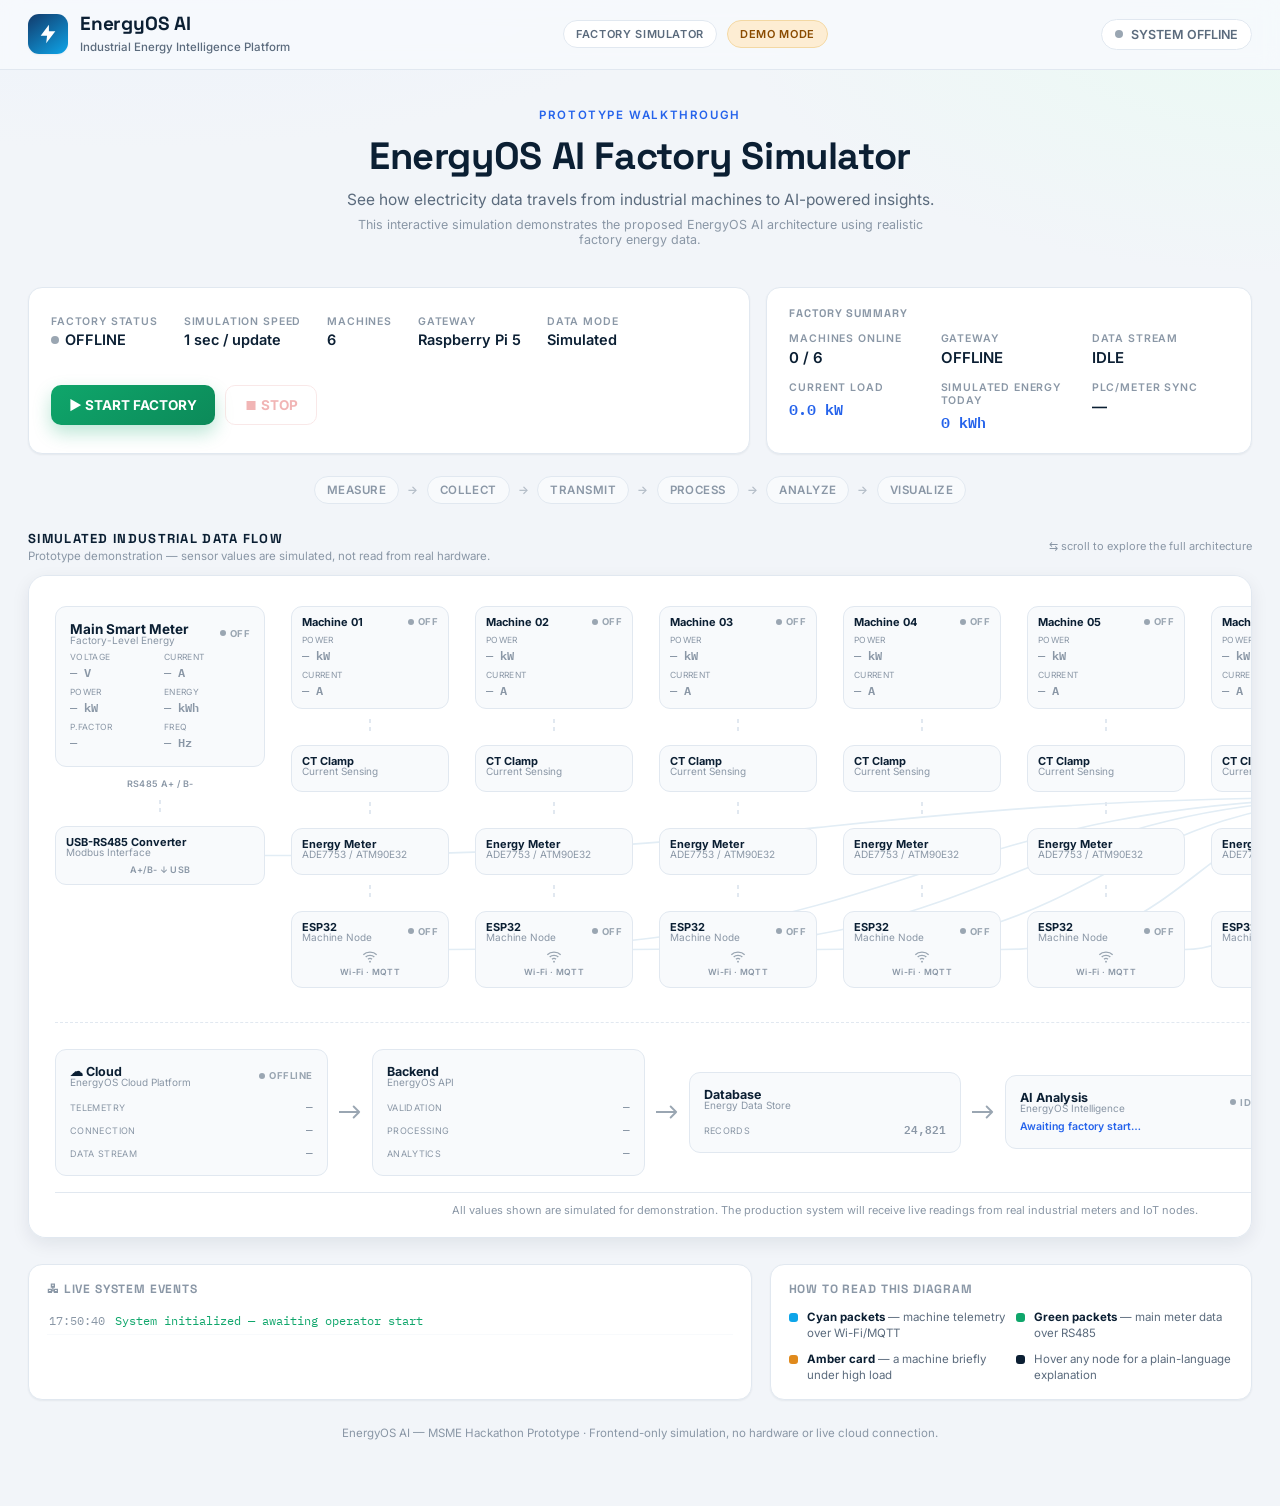
<file: simulator.html>
<!DOCTYPE html>
<html lang="en">
<head>
<meta charset="UTF-8">
<meta name="viewport" content="width=device-width, initial-scale=1.0">
<title>EnergyOS AI — Industrial Energy Monitoring Simulator</title>
<link rel="preconnect" href="https://fonts.googleapis.com">
<link href="https://fonts.googleapis.com/css2?family=Space+Grotesk:wght@500;600;700&family=Inter:wght@400;500;600;700&family=IBM+Plex+Mono:wght@400;500;600&display=swap" rel="stylesheet">
<style>
/* ============================= TOKENS ============================= */
:root{
  --bg:#f2f5f9;
  --surface:#ffffff;
  --surface-alt:#f8fafc;
  --navy:#0b1f33;
  --navy-soft:#5b6b7d;
  --navy-faint:#8a97a6;
  --border:#e1e8f0;
  --blue:#2563eb;
  --blue-soft:#dbe6fd;
  --cyan:#0ea5e9;
  --green:#0fa66b;
  --green-soft:#dcf6ea;
  --amber:#e08a1c;
  --amber-soft:#fdedd3;
  --red:#dc4646;
  --red-soft:#fbe2e2;
  --gray:#9aa6b2;
  --shadow-sm:0 1px 2px rgba(11,31,51,.06);
  --shadow-md:0 6px 18px rgba(11,31,51,.08);
  --shadow-lg:0 18px 40px rgba(11,31,51,.12);
  --radius:14px;
  --radius-sm:9px;
  --font-display:'Space Grotesk', sans-serif;
  --font-body:'Inter', sans-serif;
  --font-mono:'IBM Plex Mono', monospace;
}
*{box-sizing:border-box;}
html,body{margin:0;padding:0;}
body{
  background:
    radial-gradient(1200px 500px at 10% -10%, #eaf1fb 0%, transparent 60%),
    radial-gradient(1000px 500px at 100% 0%, #eafaf3 0%, transparent 55%),
    var(--bg);
  color:var(--navy);
  font-family:var(--font-body);
  -webkit-font-smoothing:antialiased;
}
h1,h2,h3,h4{font-family:var(--font-display); margin:0; letter-spacing:-.01em;}
p{margin:0;}
button{font-family:var(--font-body); cursor:pointer;}
.mono{font-family:var(--font-mono);}
.hidden{display:none !important;}

/* ============================= LAYOUT SHELL ============================= */
.shell{max-width:1400px; margin:0 auto; padding:0 28px 60px;}

/* ============================= HEADER ============================= */
header.topbar{
  position:sticky; top:0; z-index:40;
  background:rgba(247,250,253,.86);
  backdrop-filter:blur(10px);
  border-bottom:1px solid var(--border);
}
.topbar-inner{
  max-width:1400px; margin:0 auto; padding:14px 28px;
  display:flex; align-items:center; justify-content:space-between; gap:16px;
}
.brand{display:flex; align-items:center; gap:12px;}
.brand-mark{
  width:40px; height:40px; border-radius:11px;
  background:linear-gradient(145deg,#123a6b,#0ea5e9);
  display:flex; align-items:center; justify-content:center;
  box-shadow:var(--shadow-sm);
  flex-shrink:0;
}
.brand-mark svg{width:22px; height:22px;}
.brand-text h1{font-size:19px; font-weight:700; color:var(--navy); line-height:1.1;}
.brand-text span{font-size:11.5px; color:var(--navy-soft); font-weight:500;}
.topbar-center{display:flex; align-items:center; gap:10px;}
.pill{
  font-size:11px; font-weight:600; letter-spacing:.06em; text-transform:uppercase;
  padding:6px 12px; border-radius:999px; border:1px solid var(--border); color:var(--navy-soft);
  background:var(--surface);
}
.pill.demo{color:#8a4b00; background:var(--amber-soft); border-color:#f3d8a3;}
.status-chip{
  display:flex; align-items:center; gap:8px;
  font-size:12.5px; font-weight:600; color:var(--navy-soft);
  padding:7px 13px; border-radius:999px; background:var(--surface); border:1px solid var(--border);
}
.dot{width:8px; height:8px; border-radius:50%; background:var(--gray); flex-shrink:0;}
.dot.on{background:var(--green); box-shadow:0 0 0 4px var(--green-soft); animation:pulseDot 1.8s infinite;}
.dot.off{background:var(--gray);}
.dot.warn{background:var(--amber); box-shadow:0 0 0 4px var(--amber-soft);}
@keyframes pulseDot{0%,100%{box-shadow:0 0 0 3px var(--green-soft);} 50%{box-shadow:0 0 0 7px transparent;}}

/* ============================= HERO ============================= */
.hero{padding:38px 0 18px; text-align:center;}
.hero .eyebrow{
  font-size:11.5px; font-weight:600; letter-spacing:.14em; text-transform:uppercase;
  color:var(--blue); margin-bottom:10px; display:block;
}
.hero h2{font-size:clamp(26px,3.4vw,38px); color:var(--navy); font-weight:700;}
.hero p.sub{margin-top:10px; font-size:15.5px; color:var(--navy-soft); max-width:640px; margin-inline:auto;}
.hero p.note{margin-top:8px; font-size:12.5px; color:var(--navy-faint); max-width:600px; margin-inline:auto;}

/* ============================= CONTROL PANEL ============================= */
.panel-row{display:flex; gap:16px; margin:22px 0; flex-wrap:wrap;}
.card{
  background:var(--surface); border:1px solid var(--border); border-radius:var(--radius);
  box-shadow:var(--shadow-sm);
}
.control-card{flex:2; min-width:420px; padding:18px 22px; display:flex; align-items:center; justify-content:space-between; gap:18px; flex-wrap:wrap;}
.control-stats{display:flex; gap:26px; flex-wrap:wrap;}
.stat{display:flex; flex-direction:column; gap:3px;}
.stat label{font-size:10.5px; text-transform:uppercase; letter-spacing:.08em; color:var(--navy-faint); font-weight:600;}
.stat .val{font-size:14.5px; font-weight:600; color:var(--navy); display:flex; align-items:center; gap:6px;}
.control-buttons{display:flex; gap:10px;}
.btn{
  border:none; border-radius:10px; padding:11px 18px; font-size:13.5px; font-weight:700;
  display:flex; align-items:center; gap:8px; transition:transform .12s ease, box-shadow .12s ease, opacity .12s ease;
}
.btn:active{transform:scale(.97);}
.btn:disabled{opacity:.4; cursor:not-allowed;}
.btn-start{background:linear-gradient(145deg,#0fa66b,#0c8a59); color:#fff; box-shadow:0 8px 18px rgba(15,166,107,.28);}
.btn-start:not(:disabled):hover{box-shadow:0 10px 22px rgba(15,166,107,.38);}
.btn-stop{background:var(--surface); color:var(--red); border:1.5px solid #f0c6c6;}
.btn-stop:not(:disabled):hover{background:var(--red-soft);}

.summary-card{flex:1.3; min-width:320px; padding:18px 22px;}
.summary-card h4{font-size:11px; text-transform:uppercase; letter-spacing:.08em; color:var(--navy-faint); margin-bottom:12px;}
.summary-grid{display:grid; grid-template-columns:1fr 1fr 1fr; gap:14px;}
.summary-grid .stat .val{font-size:15px;}
.summary-grid .val.big{font-family:var(--font-mono); color:var(--blue);}

/* ============================= STAGE LABELS ============================= */
.stage-strip{
  display:flex; align-items:center; justify-content:center; gap:8px;
  margin:6px 0 20px; flex-wrap:wrap; font-size:11.5px; font-weight:600; color:var(--navy-faint);
  letter-spacing:.04em;
}
.stage-strip .stage{
  padding:6px 12px; border-radius:999px; background:var(--surface-alt); border:1px solid var(--border);
  transition:all .3s ease;
}
.stage-strip .stage.active{background:var(--blue-soft); color:var(--blue); border-color:#bcd4fb;}
.stage-strip .arrow{color:var(--navy-faint); opacity:.6;}

/* ============================= ARCHITECTURE HEADER ============================= */
.arch-header{display:flex; align-items:center; justify-content:space-between; margin:26px 0 12px; flex-wrap:wrap; gap:8px;}
.arch-header .titles h3{font-size:13px; letter-spacing:.1em; text-transform:uppercase; color:var(--navy);}
.arch-header .titles p{font-size:11.5px; color:var(--navy-faint); margin-top:2px;}
.arch-scroll-hint{font-size:11px; color:var(--navy-faint); display:flex; align-items:center; gap:6px;}

/* ============================= ARCHITECTURE CANVAS ============================= */
.arch-wrapper{
  border:1px solid var(--border); border-radius:18px; background:var(--surface);
  box-shadow:var(--shadow-md); overflow-x:auto; overflow-y:hidden; padding:30px 26px 10px;
}
.arch-canvas{position:relative; min-width:1540px;}
svg.connector-layer{position:absolute; top:0; left:0; width:100%; height:100%; pointer-events:none; overflow:visible;}
.arch-top{
  display:grid;
  grid-template-columns: 210px repeat(6, 158px) 250px;
  column-gap:26px;
  align-items:stretch;
  position:relative;
  z-index:2;
}
.chain-col{display:flex; flex-direction:column; gap:10px; align-items:stretch;}
.chain-connector{
  width:2px; height:16px; margin:0 auto; background:repeating-linear-gradient(to bottom, var(--border) 0 4px, transparent 4px 8px);
}
.chain-connector.flow{background:repeating-linear-gradient(to bottom, var(--cyan) 0 4px, transparent 4px 8px); animation:dashslide .6s linear infinite;}
@keyframes dashslide{to{background-position:0 -16px;}}

/* node card generic */
.node{
  background:var(--surface-alt); border:1px solid var(--border); border-radius:11px;
  padding:10px 12px; position:relative; transition:all .35s ease; cursor:default;
}
.node.clickable{cursor:pointer;}
.node.clickable:hover{border-color:var(--blue); box-shadow:0 4px 14px rgba(37,99,235,.14); transform:translateY(-1px);}
.node .n-head{display:flex; align-items:center; justify-content:space-between; gap:6px; margin-bottom:6px;}
.node .n-title{font-size:12.5px; font-weight:700; color:var(--navy);}
.node .n-sub{font-size:10px; color:var(--navy-faint); margin-top:-3px;}
.node .n-status{font-size:9.5px; font-weight:700; letter-spacing:.05em; display:flex; align-items:center; gap:4px; color:var(--gray);}
.node .n-status .dot{width:6px; height:6px;}
.node.active{border-color:#bcdcc9; background:linear-gradient(180deg,#ffffff,#f4fbf7);}
.node.active .n-status{color:var(--green);}
.node.warn{border-color:#f4d59a; background:linear-gradient(180deg,#fffdf7,#fff7e8); box-shadow:0 0 0 3px var(--amber-soft);}
.node.warn .n-status{color:var(--amber);}
.node .n-rows{display:grid; grid-template-columns:1fr 1fr; gap:5px 8px; margin-top:4px;}
.node .n-row{display:flex; flex-direction:column;}
.node .n-row label{font-size:8.5px; color:var(--navy-faint); text-transform:uppercase; letter-spacing:.04em;}
.node .n-row .v{font-family:var(--font-mono); font-size:11.5px; font-weight:600; color:var(--navy);}
.node.offline .v{color:var(--navy-faint);}

/* smart meter (top of left column) */
.meter-card{padding:14px;}
.meter-card .n-title{font-size:13.5px;}
.meter-card .n-rows{grid-template-columns:1fr 1fr;}

/* small hardware chip (CT / meter module / esp32) */
.chip{padding:8px 10px;}
.chip .n-title{font-size:11px;}
.chip .n-rows{grid-template-columns:1fr;}
.wifi-wrap{display:flex; flex-direction:column; align-items:center; gap:2px; margin:2px 0;}
.wifi-wrap svg{width:16px; height:16px; color:var(--gray);}
.wifi-wrap.active svg{color:var(--cyan);}
.wifi-wrap span{font-size:8.5px; color:var(--navy-faint); font-weight:600; letter-spacing:.04em;}

/* raspberry pi hub */
.pi-col{display:flex; align-items:center;}
.pi-card{
  padding:20px; border-radius:16px; width:100%;
  background:linear-gradient(160deg,#0b1f33,#123a6b);
  color:#fff; box-shadow:var(--shadow-lg); border:none; position:relative; overflow:hidden;
}
.pi-card::after{
  content:""; position:absolute; inset:0;
  background:radial-gradient(220px 140px at 90% -10%, rgba(14,165,233,.35), transparent 60%);
  pointer-events:none;
}
.pi-card .n-title{color:#fff; font-size:16px;}
.pi-card .n-sub{color:#9fb3cc;}
.pi-card .n-status{color:#7fe3b4;}
.pi-card.offline .n-status{color:#9fb3cc;}
.pi-card .n-rows{grid-template-columns:1fr 1fr 1fr; margin-top:14px; gap:10px;}
.pi-card .n-row label{color:#8ea2ba;}
.pi-card .n-row .v{color:#fff; font-size:13px;}
.pi-tag{
  margin-top:12px; font-size:9.5px; letter-spacing:.08em; text-transform:uppercase;
  color:#7fb8ff; background:rgba(37,99,235,.22); display:inline-block; padding:4px 9px; border-radius:6px;
}

/* rs485 label row */
.link-label{
  text-align:center; font-size:9px; color:var(--navy-faint); font-weight:600; letter-spacing:.04em;
  margin:1px 0;
}

/* ============================= ARCH BOTTOM (cloud pipeline) ============================= */
.arch-bottom{
  margin-top:34px; padding-top:26px; border-top:1px dashed var(--border);
  display:flex; align-items:center; gap:0; position:relative; z-index:2; justify-content:space-between;
}
.pipe-node{flex:1; min-width:150px;}
.pipe-arrow{width:44px; display:flex; align-items:center; justify-content:center; flex-shrink:0;}
.pipe-arrow svg{width:22px; height:14px; color:var(--gray); transition:color .3s;}
.pipe-arrow.flow svg{color:var(--cyan);}
.pipe-card{padding:14px 14px; text-align:left;}
.pipe-card .n-title{font-size:12.5px;}
.pipe-card .n-rows{grid-template-columns:1fr; margin-top:8px; gap:4px;}
.pipe-card .n-row{flex-direction:row; justify-content:space-between; align-items:baseline;}
.pipe-card .n-row label{font-size:9px;}
.pipe-card .n-row .v{font-size:11px;}
.ai-cycle{font-size:10.5px; color:var(--blue); font-weight:600; margin-top:6px; min-height:14px;}
.dash-btn{
  margin-top:9px; width:100%; padding:7px; border-radius:8px; border:1px solid var(--border);
  background:var(--surface); font-size:10.5px; font-weight:700; color:var(--navy-soft);
  display:flex; align-items:center; justify-content:center; gap:6px;
}
.dash-btn:hover{border-color:var(--blue); color:var(--blue);}

/* banner note */
.honesty-note{
  margin-top:16px; text-align:center; font-size:11px; color:var(--navy-faint);
  padding:10px; border-top:1px solid var(--border);
}

/* ============================= PACKET ============================= */
.packet{
  position:absolute; top:0; left:0; z-index:5; pointer-events:none;
  font-family:var(--font-mono); font-size:9.5px; font-weight:600; color:#fff;
  background:linear-gradient(145deg,#0ea5e9,#2563eb); padding:3px 8px; border-radius:999px;
  box-shadow:0 3px 10px rgba(14,165,233,.5); white-space:nowrap;
  display:flex; align-items:center; gap:4px;
}
.packet::before{content:"⚡"; font-size:9px;}
.packet.main{background:linear-gradient(145deg,#0fa66b,#0c8a59); box-shadow:0 3px 10px rgba(15,166,107,.5);}

/* ============================= TOOLTIP ============================= */
[data-tip]{position:relative;}
[data-tip]::after{
  content:attr(data-tip); position:absolute; bottom:calc(100% + 8px); left:50%; transform:translateX(-50%) translateY(4px);
  width:200px; background:var(--navy); color:#eef3f9; font-size:11px; line-height:1.4; font-weight:500;
  padding:9px 11px; border-radius:8px; opacity:0; visibility:hidden; transition:all .15s ease; z-index:60;
  box-shadow:var(--shadow-md); pointer-events:none;
}
[data-tip]::before{
  content:""; position:absolute; bottom:calc(100% + 3px); left:50%; transform:translateX(-50%);
  border:5px solid transparent; border-top-color:var(--navy); opacity:0; visibility:hidden; transition:all .15s ease; z-index:60;
}
[data-tip]:hover::after, [data-tip]:hover::before{opacity:1; visibility:visible; transform:translateX(-50%) translateY(0);}

/* ============================= LOWER GRID: LOG + INFO ============================= */
.lower-grid{display:grid; grid-template-columns:1.5fr 1fr; gap:18px; margin-top:26px;}
.log-card{padding:16px 18px; max-height:280px; display:flex; flex-direction:column;}
.log-card h4{font-size:12px; text-transform:uppercase; letter-spacing:.07em; color:var(--navy-faint); margin-bottom:10px; display:flex; align-items:center; gap:8px;}
.log-list{overflow-y:auto; display:flex; flex-direction:column-reverse; gap:0; font-family:var(--font-mono); font-size:12px;}
.log-list .entry{display:flex; gap:10px; padding:6px 2px; border-bottom:1px solid var(--surface-alt); animation:fadeIn .35s ease;}
.log-list .entry .time{color:var(--navy-faint); flex-shrink:0;}
.log-list .entry .msg{color:var(--navy-soft);}
.log-list .entry .msg.ok{color:var(--green);}
@keyframes fadeIn{from{opacity:0; transform:translateY(-4px);} to{opacity:1; transform:translateY(0);}}

.legend-card{padding:16px 18px;}
.legend-card h4{font-size:12px; text-transform:uppercase; letter-spacing:.07em; color:var(--navy-faint); margin-bottom:12px;}
.legend-grid{display:grid; grid-template-columns:1fr 1fr; gap:10px;}
.legend-item{display:flex; gap:9px; align-items:flex-start; font-size:11.5px;}
.legend-item .swatch{width:9px; height:9px; border-radius:3px; margin-top:4px; flex-shrink:0;}
.legend-item .lbl{color:var(--navy-soft); line-height:1.4;}
.legend-item .lbl b{color:var(--navy);}

footer.foot{text-align:center; padding:26px 0 6px; font-size:11.5px; color:var(--navy-faint);}

/* ============================= MODAL ============================= */
.modal-overlay{
  position:fixed; inset:0; background:rgba(11,31,51,.55); backdrop-filter:blur(3px);
  display:flex; align-items:center; justify-content:center; z-index:100; opacity:0; pointer-events:none; transition:opacity .18s ease;
}
.modal-overlay.show{opacity:1; pointer-events:auto;}
.modal-box{
  background:var(--surface); border-radius:16px; width:340px; max-width:90vw; box-shadow:var(--shadow-lg);
  transform:translateY(10px) scale(.97); transition:transform .18s ease; overflow:hidden;
}
.modal-overlay.show .modal-box{transform:translateY(0) scale(1);}
.modal-head{padding:16px 20px; background:var(--surface-alt); border-bottom:1px solid var(--border); display:flex; align-items:center; justify-content:space-between;}
.modal-head h3{font-size:14.5px;}
.modal-head button{background:none; border:none; font-size:16px; color:var(--navy-faint); line-height:1;}
.modal-body{padding:18px 20px;}
.modal-body .m-row{display:flex; justify-content:space-between; padding:8px 0; border-bottom:1px solid var(--surface-alt); font-size:13px;}
.modal-body .m-row label{color:var(--navy-soft);}
.modal-body .m-row .v{font-family:var(--font-mono); font-weight:600; color:var(--navy);}
.modal-body .m-row:last-child{border-bottom:none;}

/* ============================= DASHBOARD PLACEHOLDER ============================= */
#dashboardView{
  min-height:70vh; display:flex; flex-direction:column; align-items:center; justify-content:center; text-align:center; gap:10px; padding:60px 20px;
}
#dashboardView .dash-icon{
  width:64px; height:64px; border-radius:16px; background:linear-gradient(145deg,#123a6b,#0ea5e9);
  display:flex; align-items:center; justify-content:center; margin-bottom:6px; box-shadow:var(--shadow-md);
}
#dashboardView h2{font-size:24px;}
#dashboardView .tag{font-size:11px; letter-spacing:.1em; text-transform:uppercase; color:var(--blue); font-weight:700;}
#dashboardView p{color:var(--navy-soft); max-width:420px; margin-top:6px; font-size:14px;}
.back-btn{
  margin-top:22px; padding:11px 20px; border-radius:10px; border:1px solid var(--border); background:var(--surface);
  font-weight:700; font-size:13px; color:var(--navy); display:flex; align-items:center; gap:8px; box-shadow:var(--shadow-sm);
}
.back-btn:hover{border-color:var(--blue); color:var(--blue);}

/* ============================= RESPONSIVE ============================= */
@media (max-width:860px){
  .shell{padding:0 16px 40px;}
  .lower-grid{grid-template-columns:1fr;}
  .topbar-center{display:none;}
  .control-card, .summary-card{min-width:100%;}
}
</style>
</head>
<body>

<!-- ============================= HEADER ============================= -->
<header class="topbar">
  <div class="topbar-inner">
    <div class="brand">
      <div class="brand-mark">
        <svg viewBox="0 0 24 24" fill="none" xmlns="http://www.w3.org/2000/svg"><path d="M13 2L4 14H11L10 22L20 9H13L13 2Z" fill="white"/></svg>
      </div>
      <div class="brand-text">
        <h1>EnergyOS AI</h1>
        <span>Industrial Energy Intelligence Platform</span>
      </div>
    </div>
    <div class="topbar-center">
      <span class="pill">FACTORY SIMULATOR</span>
      <span class="pill demo">Demo Mode</span>
    </div>
    <div class="status-chip" id="topStatus">
      <span class="dot off" id="topStatusDot"></span>
      <span id="topStatusText">SYSTEM OFFLINE</span>
    </div>
  </div>
</header>

<div class="shell" id="mainView">

  <!-- ============================= HERO ============================= -->
  <section class="hero">
    <span class="eyebrow">Prototype Walkthrough</span>
    <h2>EnergyOS AI Factory Simulator</h2>
    <p class="sub">See how electricity data travels from industrial machines to AI-powered insights.</p>
    <p class="note">This interactive simulation demonstrates the proposed EnergyOS AI architecture using realistic factory energy data.</p>
  </section>

  <!-- ============================= CONTROL + SUMMARY ============================= -->
  <div class="panel-row">
    <div class="card control-card">
      <div class="control-stats">
        <div class="stat">
          <label>Factory Status</label>
          <div class="val"><span class="dot off" id="ctrlDot"></span><span id="ctrlStatusText">OFFLINE</span></div>
        </div>
        <div class="stat"><label>Simulation Speed</label><div class="val">1 sec / update</div></div>
        <div class="stat"><label>Machines</label><div class="val">6</div></div>
        <div class="stat"><label>Gateway</label><div class="val">Raspberry Pi 5</div></div>
        <div class="stat"><label>Data Mode</label><div class="val">Simulated</div></div>
      </div>
      <div class="control-buttons">
        <button class="btn btn-start" id="startBtn">▶ START FACTORY</button>
        <button class="btn btn-stop" id="stopBtn" disabled>⏹ STOP</button>
      </div>
    </div>

    <div class="card summary-card">
      <h4>Factory Summary</h4>
      <div class="summary-grid">
        <div class="stat"><label>Machines Online</label><div class="val" id="sumMachines">0 / 6</div></div>
        <div class="stat"><label>Gateway</label><div class="val" id="sumGateway">OFFLINE</div></div>
        <div class="stat"><label>Data Stream</label><div class="val" id="sumStream">IDLE</div></div>
        <div class="stat"><label>Current Load</label><div class="val big" id="sumLoad">0.0 kW</div></div>
        <div class="stat"><label>Simulated Energy Today</label><div class="val big" id="sumEnergy">0 kWh</div></div>
        <div class="stat"><label>PLC/Meter Sync</label><div class="val" id="sumSync">—</div></div>
      </div>
    </div>
  </div>

  <!-- ============================= STAGE STRIP ============================= -->
  <div class="stage-strip" id="stageStrip">
    <span class="stage" data-stage="measure">MEASURE</span><span class="arrow">→</span>
    <span class="stage" data-stage="collect">COLLECT</span><span class="arrow">→</span>
    <span class="stage" data-stage="transmit">TRANSMIT</span><span class="arrow">→</span>
    <span class="stage" data-stage="process">PROCESS</span><span class="arrow">→</span>
    <span class="stage" data-stage="analyze">ANALYZE</span><span class="arrow">→</span>
    <span class="stage" data-stage="visualize">VISUALIZE</span>
  </div>

  <!-- ============================= ARCHITECTURE ============================= -->
  <div class="arch-header">
    <div class="titles">
      <h3>Simulated Industrial Data Flow</h3>
      <p>Prototype demonstration — sensor values are simulated, not read from real hardware.</p>
    </div>
    <div class="arch-scroll-hint">⇆ scroll to explore the full architecture</div>
  </div>

  <div class="arch-wrapper">
    <div class="arch-canvas" id="archCanvas">
      <svg class="connector-layer" id="connectorLayer"></svg>

      <div class="arch-top">
        <!-- Main Smart Meter chain -->
        <div class="chain-col" id="colMeter">
          <div class="node meter-card clickable offline" id="meterCard" data-tip="Modbus RTU smart meter reading factory-level voltage, current and power.">
            <div class="n-head">
              <div><div class="n-title">Main Smart Meter</div><div class="n-sub">Factory-Level Energy</div></div>
              <div class="n-status"><span class="dot off"></span><span id="meterState">OFF</span></div>
            </div>
            <div class="n-rows">
              <div class="n-row"><label>Voltage</label><span class="v" id="mVolt">— V</span></div>
              <div class="n-row"><label>Current</label><span class="v" id="mCurr">— A</span></div>
              <div class="n-row"><label>Power</label><span class="v" id="mPow">— kW</span></div>
              <div class="n-row"><label>Energy</label><span class="v" id="mEnergy">— kWh</span></div>
              <div class="n-row"><label>P.Factor</label><span class="v" id="mPf">—</span></div>
              <div class="n-row"><label>Freq</label><span class="v" id="mFreq">— Hz</span></div>
            </div>
          </div>
          <div class="link-label" data-tip="Industrial communication method used to transfer meter data over a wired connection.">RS485&nbsp;A+&nbsp;/&nbsp;B-</div>
          <div class="chain-connector" id="connMeterConv"></div>
          <div class="node chip offline" id="convCard" data-tip="Protocol used by the smart meter to communicate electrical measurements.">
            <div class="n-head">
              <div><div class="n-title">USB-RS485 Converter</div><div class="n-sub">Modbus Interface</div></div>
            </div>
            <div class="link-label" style="margin-top:2px;">A+/B- ↓ USB</div>
          </div>
        </div>

        <!-- 6 Machine chains -->
        <div class="chain-col machine-chain" data-m="0" id="colM0"></div>
        <div class="chain-col machine-chain" data-m="1" id="colM1"></div>
        <div class="chain-col machine-chain" data-m="2" id="colM2"></div>
        <div class="chain-col machine-chain" data-m="3" id="colM3"></div>
        <div class="chain-col machine-chain" data-m="4" id="colM4"></div>
        <div class="chain-col machine-chain" data-m="5" id="colM5"></div>

        <!-- Raspberry Pi -->
        <div class="pi-col">
          <div class="node pi-card clickable offline" id="piCard" data-tip="Central gateway that collects data from the factory and machine nodes.">
            <div class="n-head">
              <div><div class="n-title">Raspberry Pi 5</div><div class="n-sub">Industrial IoT Gateway</div></div>
              <div class="n-status"><span class="dot off"></span><span id="piState">STANDBY</span></div>
            </div>
            <div class="n-rows">
              <div class="n-row"><label>Msgs Recv</label><span class="v" id="piMsgs">0</span></div>
              <div class="n-row"><label>Pkts/sec</label><span class="v" id="piPps">0</span></div>
              <div class="n-row"><label>Nodes</label><span class="v" id="piNodes">0 / 7</span></div>
            </div>
            <div class="pi-tag">Data Aggregation</div>
          </div>
        </div>
      </div>

      <!-- ============================= BOTTOM PIPELINE ============================= -->
      <div class="arch-bottom" id="archBottom">
        <div class="pipe-node">
          <div class="node pipe-card offline clickable" id="cloudCard" data-tip="Lightweight messaging protocol used to transfer IoT data, forwarded here over secure HTTPS.">
            <div class="n-head"><div><div class="n-title">☁ Cloud</div><div class="n-sub">EnergyOS Cloud Platform</div></div><div class="n-status"><span class="dot off"></span><span id="cloudState">OFFLINE</span></div></div>
            <div class="n-rows">
              <div class="n-row"><label>Telemetry</label><span class="v" id="cloudTel">—</span></div>
              <div class="n-row"><label>Connection</label><span class="v" id="cloudConn">—</span></div>
              <div class="n-row"><label>Data Stream</label><span class="v" id="cloudStream">—</span></div>
            </div>
          </div>
        </div>
        <div class="pipe-arrow" id="arrow1"><svg viewBox="0 0 24 14" fill="none"><path d="M0 7H22M22 7L16 1M22 7L16 13" stroke="currentColor" stroke-width="2" stroke-linecap="round" stroke-linejoin="round"/></svg></div>

        <div class="pipe-node">
          <div class="node pipe-card offline" id="backendCard">
            <div class="n-head"><div><div class="n-title">Backend</div><div class="n-sub">EnergyOS API</div></div></div>
            <div class="n-rows">
              <div class="n-row"><label>Validation</label><span class="v" id="beVal">—</span></div>
              <div class="n-row"><label>Processing</label><span class="v" id="beProc">—</span></div>
              <div class="n-row"><label>Analytics</label><span class="v" id="beAnalytics">—</span></div>
            </div>
          </div>
        </div>
        <div class="pipe-arrow" id="arrow2"><svg viewBox="0 0 24 14" fill="none"><path d="M0 7H22M22 7L16 1M22 7L16 13" stroke="currentColor" stroke-width="2" stroke-linecap="round" stroke-linejoin="round"/></svg></div>

        <div class="pipe-node">
          <div class="node pipe-card offline" id="dbCard">
            <div class="n-head"><div><div class="n-title">Database</div><div class="n-sub">Energy Data Store</div></div></div>
            <div class="n-rows">
              <div class="n-row"><label>Records</label><span class="v" id="dbRecords">24,821</span></div>
            </div>
          </div>
        </div>
        <div class="pipe-arrow" id="arrow3"><svg viewBox="0 0 24 14" fill="none"><path d="M0 7H22M22 7L16 1M22 7L16 13" stroke="currentColor" stroke-width="2" stroke-linecap="round" stroke-linejoin="round"/></svg></div>

        <div class="pipe-node">
          <div class="node pipe-card offline" id="aiCard" data-tip="Analyzes energy patterns and generates useful insights.">
            <div class="n-head"><div><div class="n-title">AI Analysis</div><div class="n-sub">EnergyOS Intelligence</div></div><div class="n-status"><span class="dot off"></span><span id="aiState">IDLE</span></div></div>
            <div class="ai-cycle" id="aiCycle">Awaiting factory start…</div>
          </div>
        </div>
        <div class="pipe-arrow" id="arrow4"><svg viewBox="0 0 24 14" fill="none"><path d="M0 7H22M22 7L16 1M22 7L16 13" stroke="currentColor" stroke-width="2" stroke-linecap="round" stroke-linejoin="round"/></svg></div>

        <div class="pipe-node">
          <div class="node pipe-card offline" id="dashCard">
            <div class="n-head"><div><div class="n-title">🖥 Dashboard</div><div class="n-sub">EnergyOS Control Center</div></div></div>
            <button class="dash-btn" id="openDashBtn">Open Dashboard →</button>
          </div>
        </div>
      </div>

      <div class="honesty-note">All values shown are simulated for demonstration. The production system will receive live readings from real industrial meters and IoT nodes.</div>
    </div>
  </div>

  <!-- ============================= LOWER GRID ============================= -->
  <div class="lower-grid">
    <div class="card log-card">
      <h4>🖧 Live System Events</h4>
      <div class="log-list" id="logList"></div>
    </div>
    <div class="card legend-card">
      <h4>How To Read This Diagram</h4>
      <div class="legend-grid">
        <div class="legend-item"><span class="swatch" style="background:var(--cyan)"></span><span class="lbl"><b>Cyan packets</b> — machine telemetry over Wi-Fi/MQTT</span></div>
        <div class="legend-item"><span class="swatch" style="background:var(--green)"></span><span class="lbl"><b>Green packets</b> — main meter data over RS485</span></div>
        <div class="legend-item"><span class="swatch" style="background:var(--amber)"></span><span class="lbl"><b>Amber card</b> — a machine briefly under high load</span></div>
        <div class="legend-item"><span class="swatch" style="background:var(--navy)"></span><span class="lbl">Hover any node for a plain-language explanation</span></div>
      </div>
    </div>
  </div>

  <footer class="foot">EnergyOS AI — MSME Hackathon Prototype · Frontend-only simulation, no hardware or live cloud connection.</footer>
</div>

<!-- ============================= DASHBOARD PLACEHOLDER VIEW ============================= -->
<div id="dashboardView" class="shell hidden">
  <div class="dash-icon"><svg viewBox="0 0 24 24" fill="none"><path d="M13 2L4 14H11L10 22L20 9H13L13 2Z" fill="white"/></svg></div>
  <span class="tag">EnergyOS Dashboard</span>
  <h2>Coming Next</h2>
  <p>Dashboard interface will be developed separately. This simulator's job is to prove the data pipeline underneath it — the visualization layer is next.</p>
  <button class="back-btn" id="backBtn">← Back to Factory Simulator</button>
</div>

<!-- ============================= MODAL ============================= -->
<div class="modal-overlay" id="modalOverlay">
  <div class="modal-box">
    <div class="modal-head"><h3 id="modalTitle">Node</h3><button id="modalClose">✕</button></div>
    <div class="modal-body" id="modalBody"></div>
  </div>
</div>

<script>
(function(){
"use strict";

/* ============================= STATIC CONFIG ============================= */
const MACHINE_CONFIG = [
  {id:"M01", name:"Machine 01", pMin:7,   pMax:9,   cMin:16, cMax:20, vMin:410, vMax:418, tMin:42, tMax:50},
  {id:"M02", name:"Machine 02", pMin:4,   pMax:6,   cMin:10, cMax:14, vMin:410, vMax:418, tMin:38, tMax:45},
  {id:"M03", name:"Machine 03", pMin:10,  pMax:14,  cMin:24, cMax:30, vMin:410, vMax:418, tMin:48, tMax:58},
  {id:"M04", name:"Machine 04", pMin:5,   pMax:8,   cMin:12, cMax:18, vMin:410, vMax:418, tMin:40, tMax:47},
  {id:"M05", name:"Machine 05", pMin:12,  pMax:16,  cMin:28, cMax:34, vMin:410, vMax:418, tMin:50, tMax:60},
  {id:"M06", name:"Machine 06", pMin:6,   pMax:10,  cMin:14, cMax:22, vMin:410, vMax:418, tMin:40, tMax:49},
];

const TOOLTIPS = {
  ct: "Non-invasive current measurement around the machine power conductor.",
  meterModule: "Converts electrical measurements into digital values such as voltage, current, power, energy and power factor.",
  esp32: "Small IoT controller used for machine-level monitoring and wireless communication.",
};

const AI_MESSAGES = [
  "✓ Consumption anomaly detection",
  "✓ Machine comparison",
  "✓ Peak demand analysis",
  "✓ Bill prediction",
  "✓ Energy-saving recommendations",
];

/* ============================= STATE ============================= */
let running = false;
let tickTimer = null;
let aiCycleIdx = 0;
let aiCycleTimer = null;
let warnTimer = null;
let currentWarnMachine = -1;

const state = {
  meter: {voltage:415, current:112, power:72.4, energy:2418, pf:0.96, freq:50},
  machines: MACHINE_CONFIG.map(cfg => ({
    ...cfg,
    voltage: (cfg.vMin+cfg.vMax)/2,
    current: (cfg.cMin+cfg.cMax)/2,
    power: (cfg.pMin+cfg.pMax)/2,
    energy: 300 + Math.random()*200,
    pf: 0.96,
    temp: (cfg.tMin+cfg.tMax)/2,
    status: "OFFLINE",
    idleUntil: 0,
  })),
  pi: {messages:1284, pps:0, nodes:0},
  db: {records:24821},
};

/* ============================= DOM BUILD: MACHINE CHAINS ============================= */
function buildMachineChain(idx){
  const cfg = MACHINE_CONFIG[idx];
  const col = document.getElementById("colM"+idx);
  col.innerHTML = `
    <div class="node chip clickable offline" id="machine${idx}Card" data-tip="Machine electrical feed monitored end-to-end by EnergyOS.">
      <div class="n-head">
        <div><div class="n-title">${cfg.name}</div></div>
        <div class="n-status"><span class="dot off"></span><span id="machine${idx}State">OFF</span></div>
      </div>
      <div class="n-rows">
        <div class="n-row"><label>Power</label><span class="v" id="machine${idx}Pow">— kW</span></div>
        <div class="n-row"><label>Current</label><span class="v" id="machine${idx}Curr">— A</span></div>
      </div>
    </div>
    <div class="chain-connector" id="conn${idx}a"></div>
    <div class="node chip" id="ct${idx}Card" data-tip="${TOOLTIPS.ct}">
      <div class="n-head"><div><div class="n-title">CT Clamp</div><div class="n-sub">Current Sensing</div></div></div>
    </div>
    <div class="chain-connector" id="conn${idx}b"></div>
    <div class="node chip" id="meterMod${idx}Card" data-tip="${TOOLTIPS.meterModule}">
      <div class="n-head"><div><div class="n-title">Energy Meter</div><div class="n-sub">ADE7753 / ATM90E32</div></div></div>
    </div>
    <div class="chain-connector" id="conn${idx}c"></div>
    <div class="node chip clickable offline" id="esp${idx}Card" data-tip="${TOOLTIPS.esp32}">
      <div class="n-head">
        <div><div class="n-title">ESP32</div><div class="n-sub">Machine Node</div></div>
        <div class="n-status"><span class="dot off"></span><span id="esp${idx}State">OFF</span></div>
      </div>
      <div class="wifi-wrap" id="wifi${idx}">
        <svg viewBox="0 0 24 24" fill="none" stroke="currentColor" stroke-width="2"><path d="M2 8.5C7 3.5 17 3.5 22 8.5"/><path d="M5.5 12C9 8.7 15 8.7 18.5 12"/><path d="M9 15.5C10.7 13.9 13.3 13.9 15 15.5"/><circle cx="12" cy="19" r="1.4" fill="currentColor" stroke="none"/></svg>
        <span>Wi-Fi · MQTT</span>
      </div>
    </div>
  `;
}
for(let i=0;i<6;i++) buildMachineChain(i);

/* ============================= TOOLTIP ADDITIONS for main pipe labels ============================= */
document.getElementById("cloudCard").setAttribute("data-tip", TOOLTIPS && "Lightweight messaging protocol used to transfer IoT data.");

/* ============================= LOGGING ============================= */
const logList = document.getElementById("logList");
const LOG_TEMPLATES = [
  "✓ Smart Meter reading received",
  "✓ ESP32-{M} data received",
  "✓ Machine {N} energy updated",
  "✓ MQTT packet received",
  "✓ Energy data processed",
  "✓ AI analysis running",
  "✓ Gateway heartbeat OK",
  "✓ RS485 frame decoded",
];
function timeNow(){
  const d = new Date();
  return d.toTimeString().slice(0,8);
}
function pushLog(msg){
  const row = document.createElement("div");
  row.className = "entry";
  row.innerHTML = `<span class="time">${timeNow()}</span><span class="msg ok">${msg}</span>`;
  logList.appendChild(row);
  while(logList.children.length > 8) logList.removeChild(logList.firstChild);
}

/* ============================= CONNECTOR LINES (SVG) ============================= */
const svgLayer = document.getElementById("connectorLayer");
const canvas = document.getElementById("archCanvas");

function pathBetween(elA, elB, opts){
  const cRect = canvas.getBoundingClientRect();
  const a = elA.getBoundingClientRect();
  const b = elB.getBoundingClientRect();
  const x1 = a.right - cRect.left, y1 = a.top + a.height/2 - cRect.top;
  const x2 = b.left - cRect.left, y2 = b.top + b.height/2 - cRect.top;
  const midX = (x1+x2)/2;
  return `M${x1},${y1} C${midX},${y1} ${midX},${y2} ${x2},${y2}`;
}

let staticLines = []; // {fromId,toId, el}
function drawStaticLines(){
  svgLayer.innerHTML = "";
  staticLines = [];
  const defs = document.createElementNS("http://www.w3.org/2000/svg","defs");
  svgLayer.appendChild(defs);

  const pairs = [];
  for(let i=0;i<6;i++){
    pairs.push([document.getElementById("esp"+i+"Card"), document.getElementById("piCard"), "cyan"]);
  }
  pairs.push([document.getElementById("convCard"), document.getElementById("piCard"), "green"]);

  pairs.forEach(([fromEl,toEl,color])=>{
    const path = document.createElementNS("http://www.w3.org/2000/svg","path");
    path.setAttribute("fill","none");
    path.setAttribute("stroke", color==="cyan" ? "#bcdcf5" : "#bfe6d2");
    path.setAttribute("stroke-width","1.6");
    path.setAttribute("d", pathBetween(fromEl,toEl));
    svgLayer.appendChild(path);
    staticLines.push({fromEl,toEl,path,color});
  });
}
function refreshLines(){
  staticLines.forEach(l=>{
    l.path.setAttribute("d", pathBetween(l.fromEl,l.toEl));
    l.path.setAttribute("stroke", running ? (l.color==="cyan" ? "#7fd4f5" : "#7fd9ab") : (l.color==="cyan" ? "#e2edf5" : "#e2edf5"));
  });
}
window.addEventListener("resize", ()=>{ drawStaticLines(); refreshLines(); });

/* ============================= PACKET FLIGHT ============================= */
function firePacket(fromEl, toEl, label, cls){
  const cRect = canvas.getBoundingClientRect();
  const a = fromEl.getBoundingClientRect();
  const b = toEl.getBoundingClientRect();
  const x1 = a.right - cRect.left - 4, y1 = a.top + a.height/2 - cRect.top - 8;
  const x2 = b.left - cRect.left - 4, y2 = b.top + b.height/2 - cRect.top - 8;

  const p = document.createElement("div");
  p.className = "packet" + (cls ? " "+cls : "");
  p.textContent = label;
  p.style.transform = `translate(${x1}px,${y1}px)`;
  canvas.appendChild(p);

  const anim = p.animate([
    {transform:`translate(${x1}px,${y1}px)`, opacity:0},
    {transform:`translate(${x1+(x2-x1)*0.15}px,${y1+(y2-y1)*0.15}px)`, opacity:1, offset:0.12},
    {transform:`translate(${x2}px,${y2}px)`, opacity:1, offset:0.88},
    {transform:`translate(${x2}px,${y2}px)`, opacity:0},
  ], {duration: 1400 + Math.random()*400, easing:"ease-in-out"});
  anim.onfinish = ()=> p.remove();
}

let activePackets = 0;
const MAX_PACKETS = 3;
function maybeFireMachinePacket(idx){
  if(!running || activePackets >= MAX_PACKETS) return;
  const m = state.machines[idx];
  const esp = document.getElementById("esp"+idx+"Card");
  const pi = document.getElementById("piCard");
  activePackets++;
  firePacket(esp, pi, `${m.id} | ${m.power.toFixed(1)}kW`, "");
  setTimeout(()=>{activePackets = Math.max(0,activePackets-1);}, 1600);
}
function maybeFireMainPacket(){
  if(!running || activePackets >= MAX_PACKETS) return;
  const conv = document.getElementById("convCard");
  const pi = document.getElementById("piCard");
  activePackets++;
  firePacket(conv, pi, `MAIN | ${state.meter.power.toFixed(1)}kW`, "main");
  setTimeout(()=>{activePackets = Math.max(0,activePackets-1);}, 1600);
}

/* ============================= SMOOTH VALUE HELPER ============================= */
function smooth(curr, min, max, jitter){
  let next = curr + (Math.random()-0.5)*jitter;
  if(next < min) next = min + Math.random()*jitter*0.5;
  if(next > max) next = max - Math.random()*jitter*0.5;
  return next;
}

/* ============================= UI SETTERS ============================= */
function setNodeState(cardEl, dotEl, on){
  cardEl.classList.toggle("active", on);
  cardEl.classList.toggle("offline", !on);
  dotEl.classList.toggle("on", on);
  dotEl.classList.toggle("off", !on);
}

/* ============================= TICK ============================= */
function tick(){
  /* --- main meter --- */
  const m = state.meter;
  m.voltage = smooth(m.voltage, 412, 418, 1.4);
  m.current = smooth(m.current, 105, 120, 2.2);
  m.power = smooth(m.power, 65, 80, 1.6);
  m.pf = smooth(m.pf, 0.92, 0.99, 0.01);
  m.freq = smooth(m.freq, 49.8, 50.2, 0.05);
  m.energy += m.power/3600*1000/1000; // small continuous increase

  document.getElementById("mVolt").textContent = m.voltage.toFixed(1)+" V";
  document.getElementById("mCurr").textContent = m.current.toFixed(1)+" A";
  document.getElementById("mPow").textContent = m.power.toFixed(1)+" kW";
  document.getElementById("mEnergy").textContent = m.energy.toFixed(1)+" kWh";
  document.getElementById("mPf").textContent = m.pf.toFixed(2);
  document.getElementById("mFreq").textContent = m.freq.toFixed(1)+" Hz";

  /* --- machines --- */
  let totalLoad = m.power;
  let onlineCount = 0;
  state.machines.forEach((mc, idx)=>{
    const now = Date.now();
    if(idx === 5 && mc.idleUntil === 0 && Math.random() < 0.04){
      mc.idleUntil = now + (3000 + Math.random()*3000);
    }
    const isIdle = mc.idleUntil > now;
    if(mc.idleUntil !== 0 && now > mc.idleUntil) mc.idleUntil = 0;

    if(isIdle){
      mc.power = smooth(mc.power, 0.3, 0.8, 0.1);
      mc.status = "IDLE";
    } else {
      mc.power = smooth(mc.power, mc.pMin, mc.pMax, 0.5);
      mc.status = "RUNNING";
    }
    mc.current = smooth(mc.current, mc.cMin, mc.cMax, 0.6);
    mc.voltage = smooth(mc.voltage, mc.vMin, mc.vMax, 1.2);
    mc.pf = smooth(mc.pf, 0.94, 0.99, 0.01);
    mc.temp = smooth(mc.temp, mc.tMin, mc.tMax, 0.6);
    mc.energy += mc.power/3600*1000/1000;
    totalLoad += mc.power;
    if(!isIdle) onlineCount++;

    const card = document.getElementById(`machine${idx}Card`);
    const isWarn = idx === currentWarnMachine;
    card.classList.toggle("warn", isWarn);
    document.getElementById(`machine${idx}Pow`).textContent = mc.power.toFixed(1)+" kW";
    document.getElementById(`machine${idx}Curr`).textContent = mc.current.toFixed(1)+" A";
    document.getElementById(`machine${idx}State`).textContent = isWarn ? "HIGH LOAD" : (isIdle ? "IDLE" : "RUNNING");
    const dot = card.querySelector(".dot");
    dot.className = "dot " + (isWarn ? "warn" : "on");
    document.getElementById(`esp${idx}Pow`) && 0;
  });

  /* --- occasional warning demo --- */
  if(running && currentWarnMachine === -1 && Math.random() < 0.01){
    currentWarnMachine = Math.floor(Math.random()*6);
    const mc = state.machines[currentWarnMachine];
    mc.power = mc.pMax + 2 + Math.random()*2;
    pushLog(`⚠ ${mc.name} entering HIGH LOAD state`);
    setTimeout(()=>{ currentWarnMachine = -1; }, 6000 + Math.random()*2000);
  }

  /* --- pi / summary --- */
  state.pi.messages += Math.floor(2 + Math.random()*4);
  state.pi.pps = Math.floor(9 + Math.random()*6);
  document.getElementById("piMsgs").textContent = state.pi.messages.toLocaleString();
  document.getElementById("piPps").textContent = state.pi.pps;
  document.getElementById("piNodes").textContent = "7 / 7";

  document.getElementById("sumMachines").textContent = `${onlineCount} / 6`;
  document.getElementById("sumLoad").textContent = totalLoad.toFixed(1)+" kW";
  document.getElementById("sumEnergy").textContent = Math.round(m.energy + state.machines.reduce((s,x)=>s+x.energy,0)).toLocaleString()+" kWh";

  state.db.records += Math.floor(3 + Math.random()*5);
  document.getElementById("dbRecords").textContent = state.db.records.toLocaleString();

  /* --- packets --- */
  maybeFireMainPacket();
  const luckyMachine = Math.floor(Math.random()*6);
  maybeFireMachinePacket(luckyMachine);

  /* --- logs --- */
  const tpl = LOG_TEMPLATES[Math.floor(Math.random()*LOG_TEMPLATES.length)]
    .replace("{M}", state.machines[luckyMachine].id)
    .replace("{N}", (luckyMachine+1).toString().padStart(2,"0"));
  pushLog(tpl);
}

/* ============================= START / STOP ============================= */
const startBtn = document.getElementById("startBtn");
const stopBtn = document.getElementById("stopBtn");

function setTopStatus(text, mode){
  document.getElementById("topStatusText").textContent = text;
  const dot = document.getElementById("topStatusDot");
  dot.className = "dot " + mode;
}

function startFactory(){
  if(running) return;
  running = true;
  startBtn.disabled = true;
  stopBtn.disabled = false;

  setTopStatus("FACTORY RUNNING", "on");
  document.getElementById("ctrlDot").className = "dot on";
  document.getElementById("ctrlStatusText").textContent = "RUNNING";

  setNodeState(document.getElementById("meterCard"), document.getElementById("meterCard").querySelector(".dot"), true);
  document.getElementById("meterState").textContent = "LIVE";
  document.getElementById("convCard").classList.remove("offline");
  document.getElementById("convCard").classList.add("active");

  for(let i=0;i<6;i++){
    const mCard = document.getElementById(`machine${i}Card`);
    setNodeState(mCard, mCard.querySelector(".dot"), true);
    document.getElementById(`machine${i}State`).textContent = "RUNNING";
    document.getElementById(`ct${i}Card`).classList.add("active");
    document.getElementById(`meterMod${i}Card`).classList.add("active");
    const espCard = document.getElementById(`esp${i}Card`);
    setNodeState(espCard, espCard.querySelector(".dot"), true);
    document.getElementById(`esp${i}State`).textContent = "ONLINE";
    document.getElementById(`wifi${i}`).classList.add("active");
    document.getElementById(`conn${i}a`).classList.add("flow");
    document.getElementById(`conn${i}b`).classList.add("flow");
    document.getElementById(`conn${i}c`).classList.add("flow");
  }
  document.getElementById("connMeterConv").classList.add("flow");

  const piCard = document.getElementById("piCard");
  piCard.classList.remove("offline");
  document.getElementById("piState").textContent = "ONLINE";

  document.getElementById("cloudCard").classList.remove("offline");
  document.getElementById("cloudCard").classList.add("active");
  document.getElementById("cloudState").textContent = "CONNECTED";
  document.getElementById("cloudTel").textContent = "✓ Receiving";
  document.getElementById("cloudConn").textContent = "✓ Secure";
  document.getElementById("cloudStream").textContent = "LIVE";

  document.getElementById("backendCard").classList.remove("offline");
  document.getElementById("beVal").textContent = "✓";
  document.getElementById("beProc").textContent = "✓";
  document.getElementById("beAnalytics").textContent = "✓";

  document.getElementById("dbCard").classList.remove("offline");
  document.getElementById("aiCard").classList.remove("offline");
  document.getElementById("aiCard").classList.add("active");
  document.getElementById("aiState").textContent = "ANALYZING";
  document.getElementById("dashCard").classList.remove("offline");
  document.getElementById("dashCard").classList.add("active");

  ["arrow1","arrow2","arrow3","arrow4"].forEach(id=>document.getElementById(id).classList.add("flow"));

  document.getElementById("sumGateway").textContent = "ONLINE";
  document.getElementById("sumStream").textContent = "LIVE";
  document.getElementById("sumSync").textContent = "✓ Synced";

  // stage strip cycling
  const stages = ["measure","collect","transmit","process","analyze","visualize"];
  let sIdx = 0;
  document.querySelectorAll(".stage-strip .stage").forEach(s=>s.classList.remove("active"));
  window._stageTimer = setInterval(()=>{
    document.querySelectorAll(".stage-strip .stage").forEach(s=>s.classList.remove("active"));
    document.querySelector(`.stage[data-stage="${stages[sIdx]}"]`).classList.add("active");
    sIdx = (sIdx+1)%stages.length;
  }, 900);

  aiCycleIdx = 0;
  document.getElementById("aiCycle").textContent = "Analyzing energy patterns…";
  aiCycleTimer = setInterval(()=>{
    document.getElementById("aiCycle").textContent = AI_MESSAGES[aiCycleIdx % AI_MESSAGES.length];
    aiCycleIdx++;
  }, 1800);

  pushLog("✓ Factory simulation started");
  refreshLines();
  tickTimer = setInterval(tick, 1000);
  tick();
}

function stopFactory(){
  if(!running) return;
  running = false;
  startBtn.disabled = false;
  stopBtn.disabled = true;
  clearInterval(tickTimer);
  clearInterval(aiCycleTimer);
  clearInterval(window._stageTimer);
  document.querySelectorAll(".stage-strip .stage").forEach(s=>s.classList.remove("active"));
  currentWarnMachine = -1;

  setTopStatus("FACTORY STOPPED", "off");
  document.getElementById("ctrlDot").className = "dot off";
  document.getElementById("ctrlStatusText").textContent = "STOPPED";

  document.getElementById("meterCard").classList.remove("active");
  document.getElementById("meterCard").classList.add("offline");
  document.getElementById("meterCard").querySelector(".dot").className = "dot off";
  document.getElementById("meterState").textContent = "OFF";
  document.getElementById("convCard").classList.remove("active");

  for(let i=0;i<6;i++){
    const mCard = document.getElementById(`machine${i}Card`);
    mCard.classList.remove("active","warn");
    mCard.classList.add("offline");
    mCard.querySelector(".dot").className = "dot off";
    document.getElementById(`machine${i}State`).textContent = "OFFLINE";
    document.getElementById(`ct${i}Card`).classList.remove("active");
    document.getElementById(`meterMod${i}Card`).classList.remove("active");
    const espCard = document.getElementById(`esp${i}Card`);
    espCard.classList.remove("active"); espCard.classList.add("offline");
    espCard.querySelector(".dot").className = "dot off";
    document.getElementById(`esp${i}State`).textContent = "OFF";
    document.getElementById(`wifi${i}`).classList.remove("active");
    document.getElementById(`conn${i}a`).classList.remove("flow");
    document.getElementById(`conn${i}b`).classList.remove("flow");
    document.getElementById(`conn${i}c`).classList.remove("flow");
  }
  document.getElementById("connMeterConv").classList.remove("flow");

  document.getElementById("piCard").classList.add("offline");
  document.getElementById("piState").textContent = "STANDBY";

  document.getElementById("cloudCard").classList.add("offline");
  document.getElementById("cloudCard").classList.remove("active");
  document.getElementById("cloudState").textContent = "OFFLINE";
  document.getElementById("cloudTel").textContent = "—";
  document.getElementById("cloudConn").textContent = "—";
  document.getElementById("cloudStream").textContent = "—";

  document.getElementById("backendCard").classList.add("offline");
  document.getElementById("beVal").textContent = "—";
  document.getElementById("beProc").textContent = "—";
  document.getElementById("beAnalytics").textContent = "—";

  document.getElementById("aiCard").classList.add("offline");
  document.getElementById("aiCard").classList.remove("active");
  document.getElementById("aiState").textContent = "IDLE";
  document.getElementById("aiCycle").textContent = "Awaiting factory start…";

  document.getElementById("dashCard").classList.remove("active");

  ["arrow1","arrow2","arrow3","arrow4"].forEach(id=>document.getElementById(id).classList.remove("flow"));

  document.getElementById("sumGateway").textContent = "OFFLINE";
  document.getElementById("sumStream").textContent = "IDLE";
  document.getElementById("sumSync").textContent = "—";

  pushLog("⏹ Factory simulation stopped");
  refreshLines();
}

startBtn.addEventListener("click", startFactory);
stopBtn.addEventListener("click", stopFactory);

/* ============================= MODALS ============================= */
const modalOverlay = document.getElementById("modalOverlay");
const modalTitle = document.getElementById("modalTitle");
const modalBody = document.getElementById("modalBody");

function openModal(title, rows){
  modalTitle.textContent = title;
  modalBody.innerHTML = rows.map(r=>`<div class="m-row"><label>${r[0]}</label><span class="v">${r[1]}</span></div>`).join("");
  modalOverlay.classList.add("show");
}
document.getElementById("modalClose").addEventListener("click", ()=>modalOverlay.classList.remove("show"));
modalOverlay.addEventListener("click", (e)=>{ if(e.target === modalOverlay) modalOverlay.classList.remove("show"); });

document.getElementById("meterCard").addEventListener("click", ()=>{
  const m = state.meter;
  openModal("Main Factory Smart Meter", [
    ["Voltage", m.voltage.toFixed(1)+" V"],
    ["Current", m.current.toFixed(1)+" A"],
    ["Power", m.power.toFixed(1)+" kW"],
    ["Energy", m.energy.toFixed(1)+" kWh"],
    ["Power Factor", m.pf.toFixed(2)],
    ["Frequency", m.freq.toFixed(1)+" Hz"],
    ["Communication", "RS485 Modbus RTU"],
  ]);
});
document.getElementById("piCard").addEventListener("click", ()=>{
  openModal("Raspberry Pi 5 — Gateway Status", [
    ["Gateway Status", running ? "ONLINE" : "STANDBY"],
    ["Connected Devices", running ? "7" : "0"],
    ["Packets Received", state.pi.messages.toLocaleString()],
    ["Protocol", "MQTT / Wi-Fi"],
  ]);
});
for(let i=0;i<6;i++){
  document.getElementById(`esp${i}Card`).addEventListener("click", ()=>{
    const mc = state.machines[i];
    openModal(`ESP32 — ${mc.id}`, [
      ["Machine ID", mc.id],
      ["Status", running ? mc.status : "OFFLINE"],
      ["Current", mc.current.toFixed(1)+" A"],
      ["Power", mc.power.toFixed(1)+" kW"],
      ["Communication", "Wi-Fi / MQTT"],
    ]);
  });
  document.getElementById(`machine${i}Card`).addEventListener("click", ()=>{
    const mc = state.machines[i];
    openModal(mc.name, [
      ["Status", running ? mc.status : "OFFLINE"],
      ["Voltage", mc.voltage.toFixed(1)+" V"],
      ["Current", mc.current.toFixed(1)+" A"],
      ["Power", mc.power.toFixed(1)+" kW"],
      ["Energy", mc.energy.toFixed(1)+" kWh"],
      ["Power Factor", mc.pf.toFixed(2)],
      ["Temperature", mc.temp.toFixed(0)+"°C"],
    ]);
  });
}
document.getElementById("cloudCard").addEventListener("click", ()=>{
  openModal("Cloud — EnergyOS Platform", [
    ["Telemetry", running ? "✓ Receiving" : "—"],
    ["Connection", running ? "✓ Secure" : "—"],
    ["Data Stream", running ? "LIVE" : "IDLE"],
    ["Protocol", "MQTT / HTTPS"],
  ]);
});

/* ============================= DASHBOARD NAV ============================= */
const mainView = document.getElementById("mainView");
const dashboardView = document.getElementById("dashboardView");
function showDashboard(){
  mainView.classList.add("hidden");
  dashboardView.classList.remove("hidden");
  window.location.hash = "dashboard";
}
function showMain(){
  dashboardView.classList.add("hidden");
  mainView.classList.remove("hidden");
  history.replaceState(null, "", window.location.pathname + window.location.search);
  drawStaticLines(); refreshLines();
}
document.getElementById("openDashBtn").addEventListener("click", () => {
    window.location.href = "dashboard.html";
});

/* ============================= INIT ============================= */
drawStaticLines();
refreshLines();
pushLog("System initialized — awaiting operator start");
setTopStatus("SYSTEM OFFLINE","off");

})();
</script>
</body>
</html>
</file>
